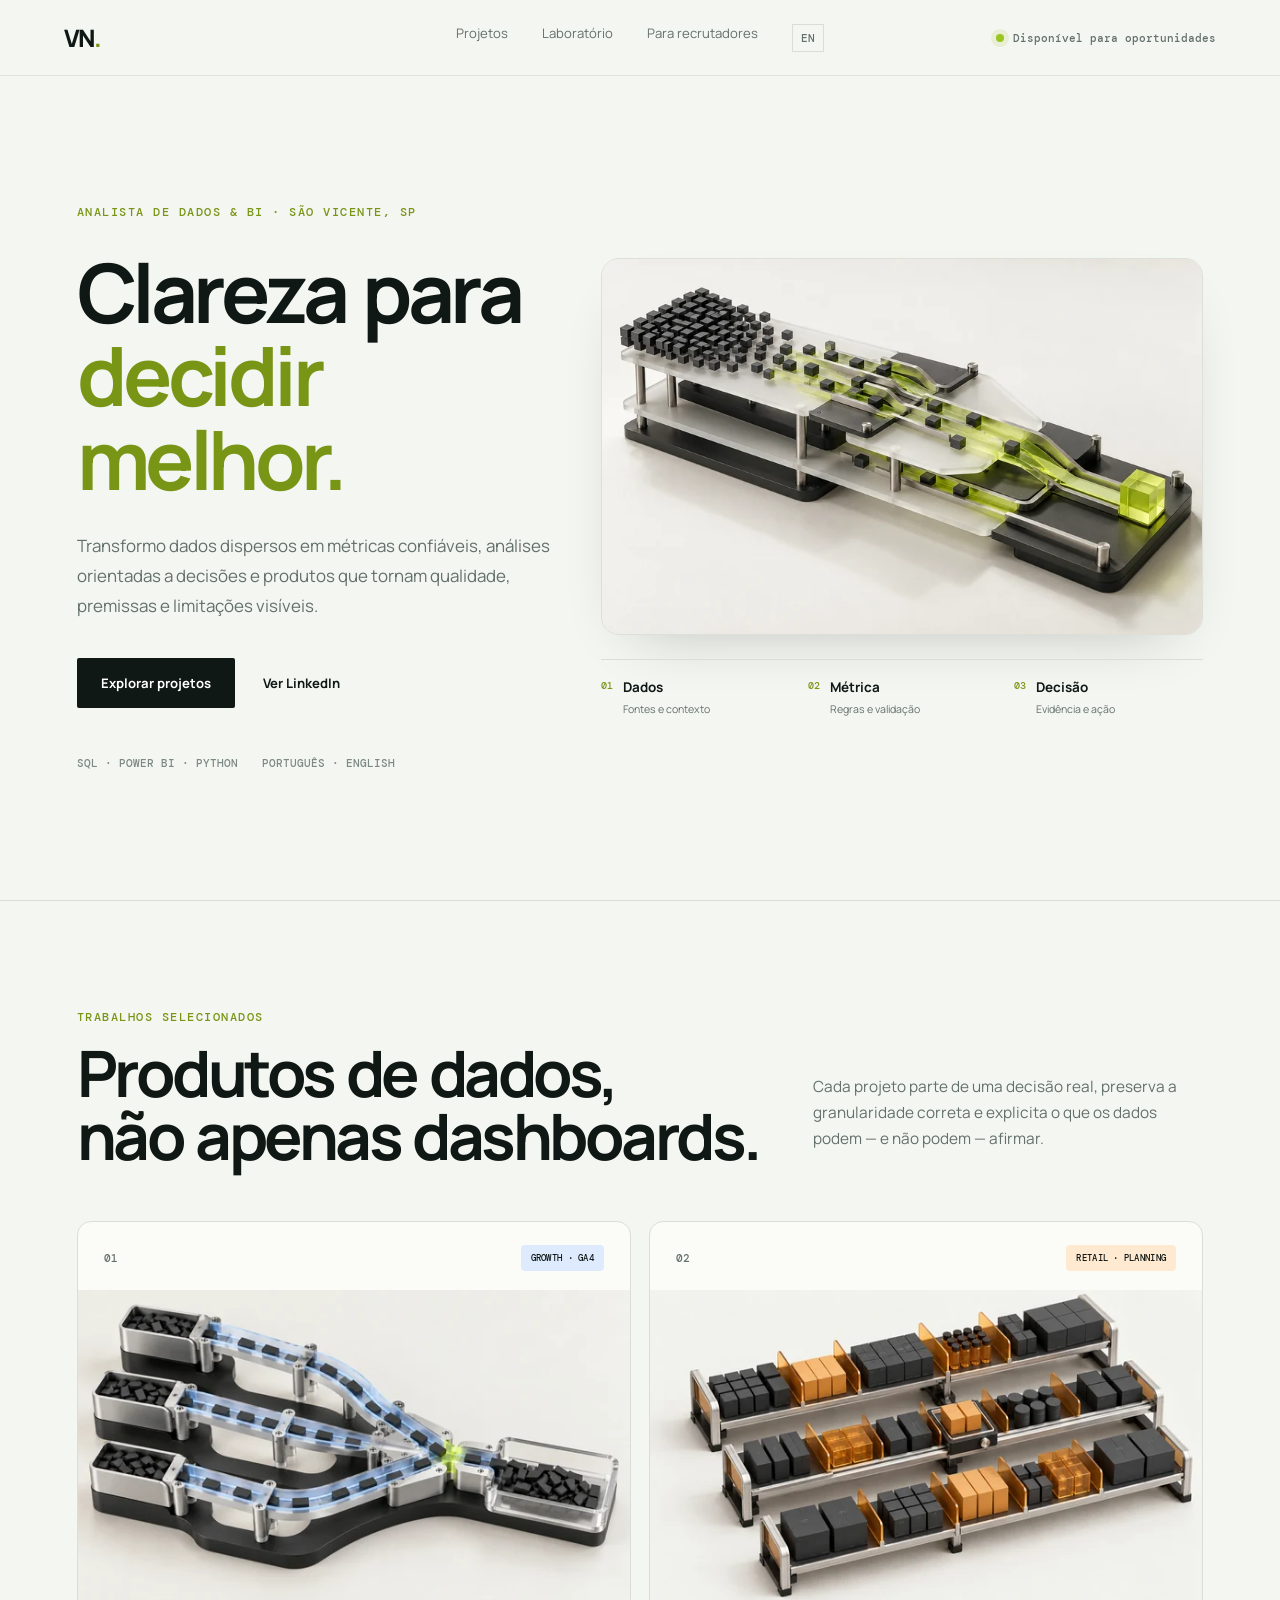
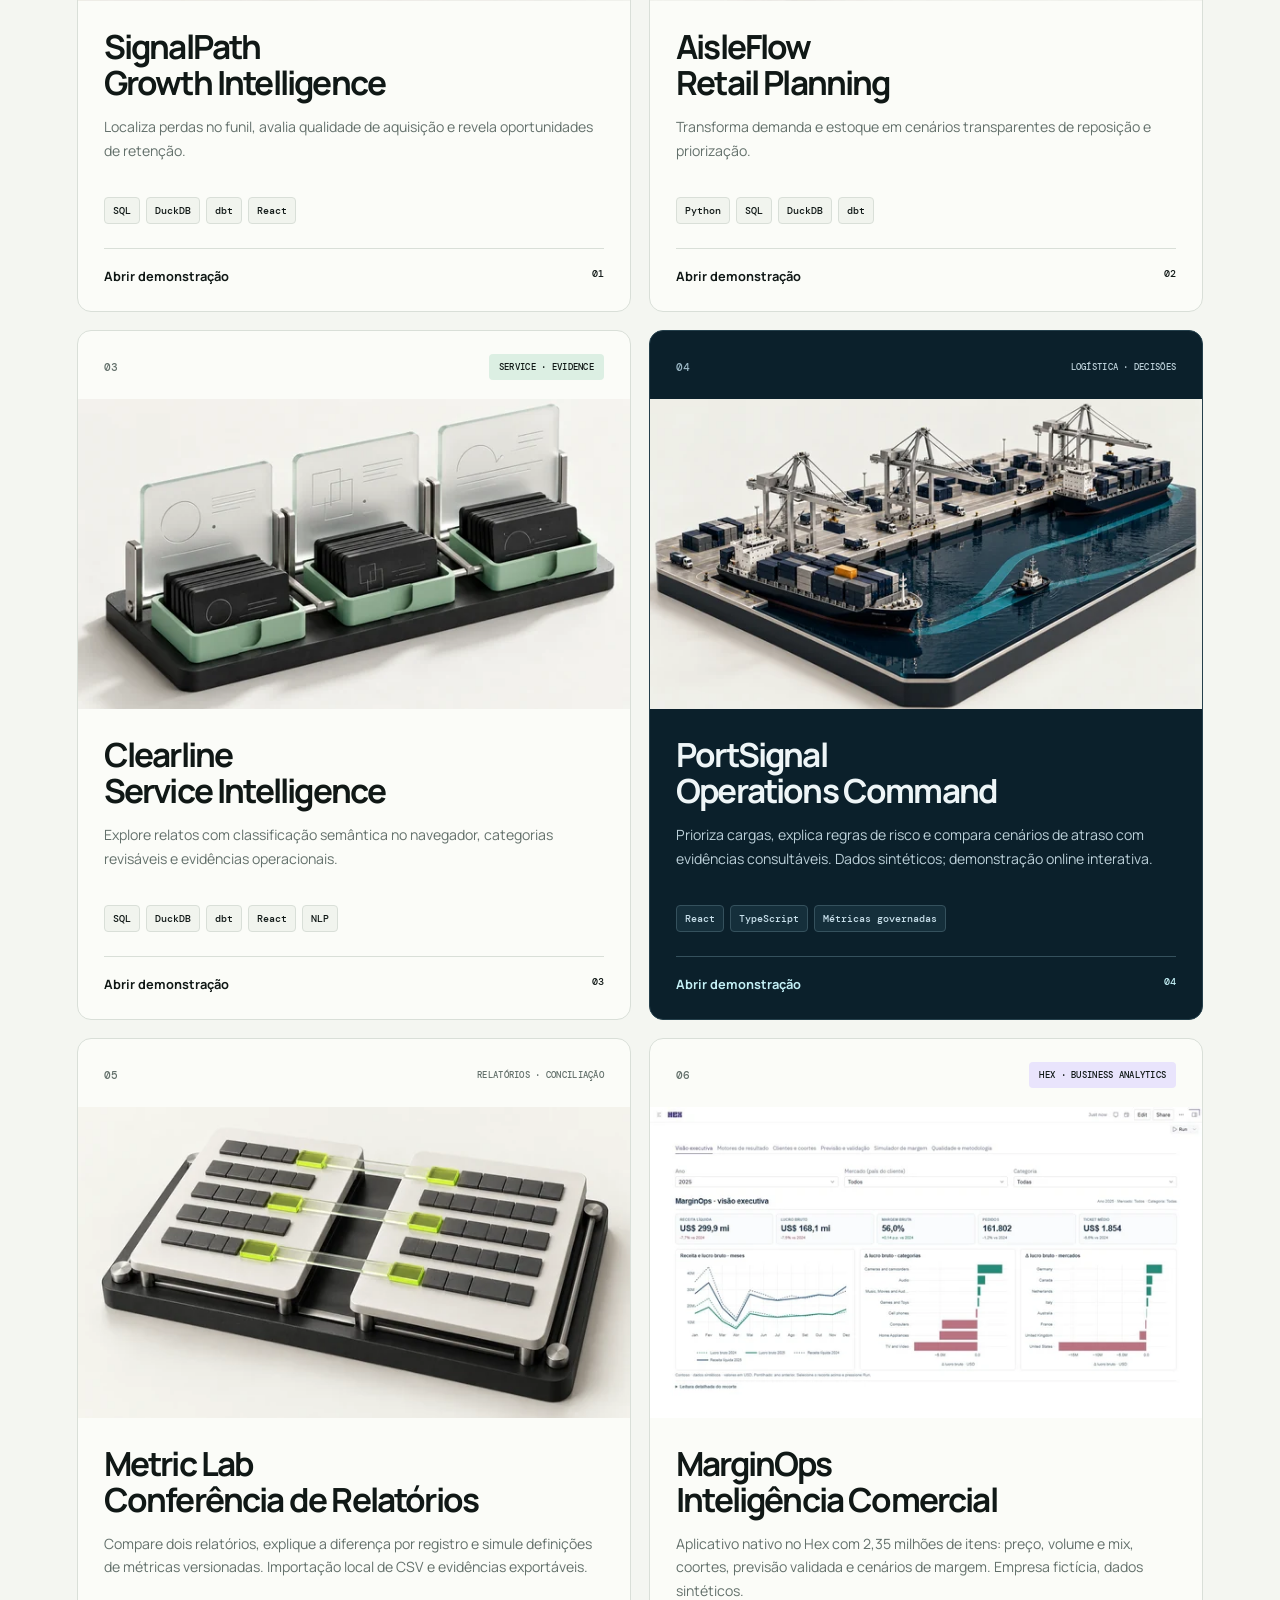
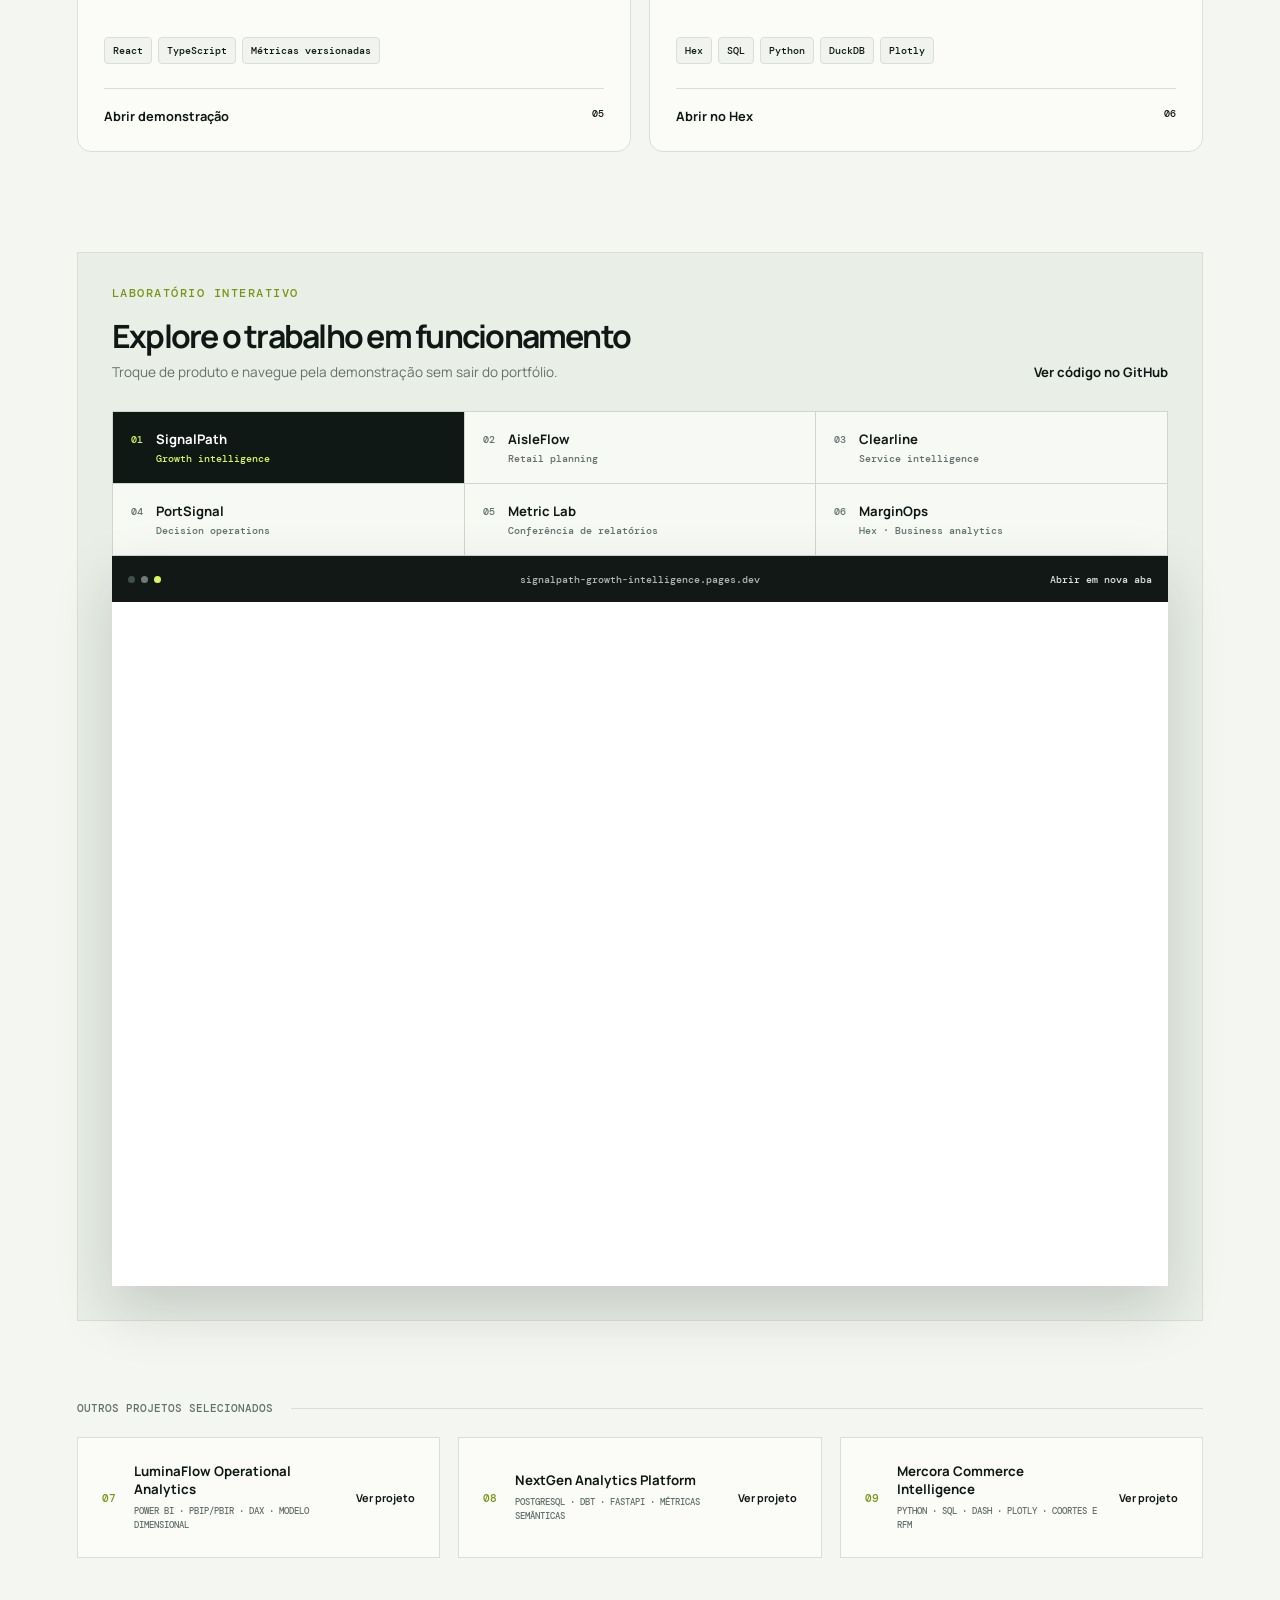
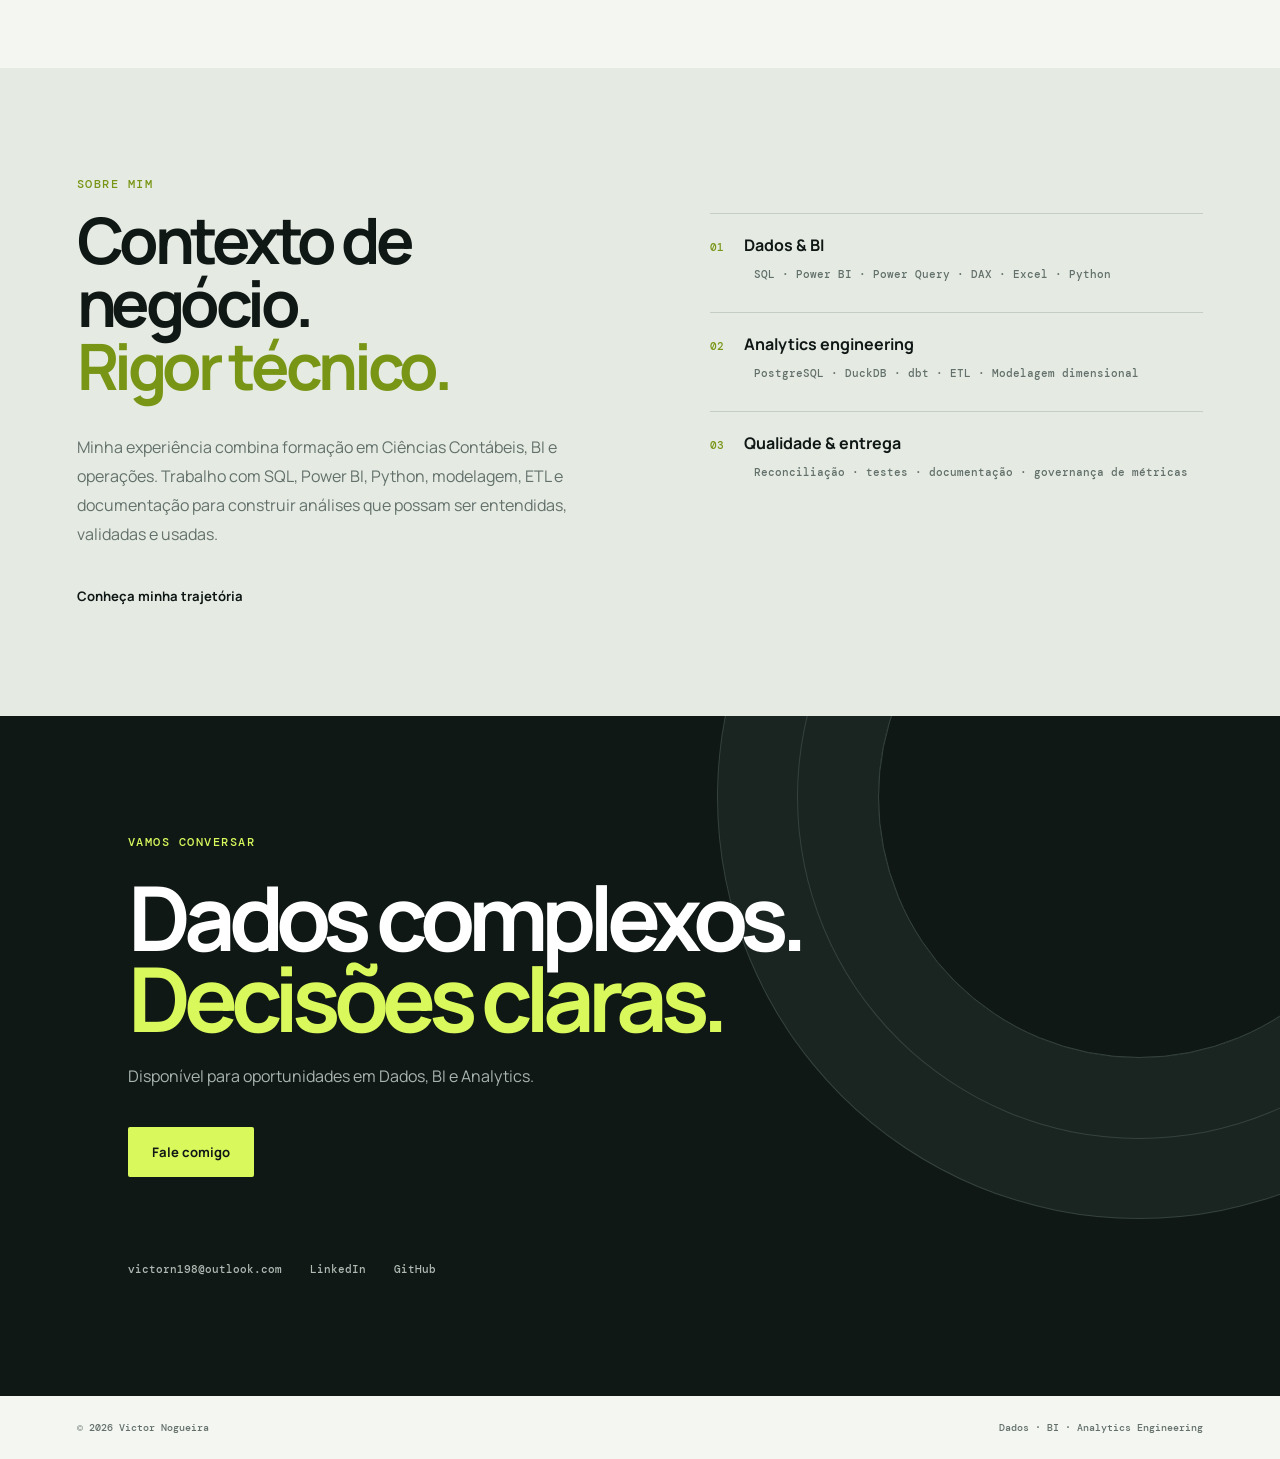
<file: index.html>
<!doctype html>
<html lang="pt-BR">
<head>
  <meta charset="utf-8"><meta name="viewport" content="width=device-width, initial-scale=1">
  <title>Victor Nogueira — Dados, BI e Analytics Engineering</title>
  <meta name="description" content="Portfólio de Victor Nogueira: dados, BI, qualidade de dados e analytics engineering."><meta name="theme-color" content="#101816">
  <link rel="canonical" href="https://victorn198.github.io/victorn198/">
  <meta property="og:type" content="website"><meta property="og:locale" content="pt_BR"><meta property="og:site_name" content="Victor Nogueira — Portfólio"><meta property="og:title" content="Victor Nogueira — Dados, BI e Analytics Engineering"><meta property="og:description" content="Projetos de dados orientados a decisões, com SQL, Power BI, Python, qualidade e engenharia analítica."><meta property="og:url" content="https://victorn198.github.io/victorn198/"><meta property="og:image" content="https://victorn198.github.io/victorn198/og.png"><meta property="og:image:secure_url" content="https://victorn198.github.io/victorn198/og.png"><meta property="og:image:type" content="image/png"><meta property="og:image:width" content="1740"><meta property="og:image:height" content="907"><meta property="og:image:alt" content="Victor Nogueira — Data, BI e Analytics Engineering">
  <meta name="twitter:card" content="summary_large_image"><meta name="twitter:title" content="Victor Nogueira — Dados, BI e Analytics Engineering"><meta name="twitter:description" content="Projetos de dados orientados a decisões, com SQL, Power BI, Python, qualidade e engenharia analítica."><meta name="twitter:image" content="https://victorn198.github.io/victorn198/og.png">
  <link rel="icon" type="image/svg+xml" href="data:image/svg+xml,%3Csvg xmlns='http://www.w3.org/2000/svg' viewBox='0 0 64 64'%3E%3Crect width='64' height='64' rx='14' fill='%23101816'/%3E%3Cpath d='M14 18l11 28h7l-11-28zm29 0L32 46h7l11-28z' fill='%23d9f85c'/%3E%3C/svg%3E"><link rel="stylesheet" href="styles.css?v=20261031-innovations">
<link rel="stylesheet" href="visual-refresh.css?v=20261102-marginops"></head>
<body>
  <header class="topbar"><a class="brand" href="#top" aria-label="Início"><span>VN</span><i>.</i></a><nav aria-label="Navegação principal"><a href="#projetos">Projetos</a><a href="#laboratorio">Laboratório</a><a href="recrutador/">Para recrutadores</a><a class="lang-link" href="en/" lang="en">EN</a></nav><a class="availability" href="#contato"><span></span>Disponível para oportunidades</a></header>
  <main id="top">
    <section class="hero">
      <div class="hero-copy"><div class="eyebrow">ANALISTA DE DADOS & BI · SÃO VICENTE, SP</div><h1>Clareza para<br><em>decidir melhor.</em></h1><p class="intro">Transformo dados dispersos em métricas confiáveis, análises orientadas a decisões e produtos que tornam qualidade, premissas e limitações visíveis.</p><div class="hero-actions"><a class="button primary" href="#projetos">Explorar projetos</a><a class="text-link" href="https://www.linkedin.com/in/victor-nogueira-52260b370/">Ver LinkedIn</a></div><div class="hero-meta"><span>SQL · POWER BI · PYTHON</span><span>PORTUGUÊS · ENGLISH</span></div></div>
      <figure class="hero-art"><img src="assets/editorial-v1/hero-1600.webp" srcset="assets/editorial-v1/hero-800.webp 800w, assets/editorial-v1/hero-1600.webp 1600w" sizes="(max-width: 900px) 88vw, 52vw" width="1600" height="1001" alt="Instrumento conceitual que transforma dados dispersos em uma trilha organizada de decisão" fetchpriority="high" decoding="async"><figcaption class="hero-art-caption"><div><span>01</span><strong>Dados</strong><small>Fontes e contexto</small></div><div><span>02</span><strong>Métrica</strong><small>Regras e validação</small></div><div><span>03</span><strong>Decisão</strong><small>Evidência e ação</small></div></figcaption></figure>
    </section>
    <section id="projetos" class="section project-section">
      <div class="section-head reveal"><div><div class="eyebrow">TRABALHOS SELECIONADOS</div><h2>Produtos de dados,<br>não apenas dashboards.</h2></div><p>Cada projeto parte de uma decisão real, preserva a granularidade correta e explicita o que os dados podem — e não podem — afirmar.</p></div>
      <div class="projects featured six-projects">
        <article class="project-card signal-card reveal"><div class="card-top"><span>01</span><span>GROWTH · GA4</span></div><div class="project-visual project-cover"><img src="assets/editorial-v1/signalpath-1200.webp" srcset="assets/editorial-v1/signalpath-600.webp 600w, assets/editorial-v1/signalpath-1200.webp 1200w" sizes="(max-width: 650px) 88vw, 44vw" width="1200" height="675" alt="Canais de aquisição convergindo em uma trilha de dados organizada" loading="lazy" decoding="async"></div><h3>SignalPath<br>Growth Intelligence</h3><p>Localiza perdas no funil, avalia qualidade de aquisição e revela oportunidades de retenção.</p><div class="stack"><span>SQL</span><span>DuckDB</span><span>dbt</span><span>React</span></div><a href="https://signalpath-growth-intelligence.pages.dev/" class="card-link">Abrir demonstração <span>01</span></a></article>
        <article class="project-card aisle-card reveal"><div class="card-top"><span>02</span><span>RETAIL · PLANNING</span></div><div class="project-visual project-cover"><img src="assets/editorial-v1/aisleflow-1200.webp" srcset="assets/editorial-v1/aisleflow-600.webp 600w, assets/editorial-v1/aisleflow-1200.webp 1200w" sizes="(max-width: 650px) 88vw, 44vw" width="1200" height="675" alt="Miniatura de estoque com unidades e divisórias para reposição" loading="lazy" decoding="async"></div><h3>AisleFlow<br>Retail Planning</h3><p>Transforma demanda e estoque em cenários transparentes de reposição e priorização.</p><div class="stack"><span>Python</span><span>SQL</span><span>DuckDB</span><span>dbt</span></div><a href="https://aisleflow-retail-planning.pages.dev/" class="card-link">Abrir demonstração <span>02</span></a></article>
        <article class="project-card clear-card reveal"><div class="card-top"><span>03</span><span>SERVICE · EVIDENCE</span></div><div class="project-visual project-cover"><img src="assets/editorial-v1/clearline-1200.webp" srcset="assets/editorial-v1/clearline-600.webp 600w, assets/editorial-v1/clearline-1200.webp 1200w" sizes="(max-width: 650px) 88vw, 44vw" width="1200" height="675" alt="Relatos organizados em grupos de evidências" loading="lazy" decoding="async"></div><h3>Clearline<br>Service Intelligence</h3><p>Explore relatos com classificação semântica no navegador, categorias revisáveis e evidências operacionais.</p><div class="stack"><span>SQL</span><span>DuckDB</span><span>dbt</span><span>React</span><span>NLP</span></div><a href="https://clearline-semantic-lab.amateei1957.chatgpt.site/?view=semantic&amp;lang=pt" class="card-link">Abrir demonstração <span>03</span></a></article>
<article class="project-card portsignal-card reveal"><div class="card-top"><span>04</span><span>LOGÍSTICA · DECISÕES</span></div><div class="project-visual project-cover"><img src="assets/editorial-v1/portsignal-1200.webp" srcset="assets/editorial-v1/portsignal-600.webp 600w, assets/editorial-v1/portsignal-1200.webp 1200w" sizes="(max-width: 650px) 88vw, 44vw" width="1200" height="675" alt="Miniatura de porto com contêineres, embarcações e rotas" loading="lazy" decoding="async"></div><h3>PortSignal<br>Operations Command</h3><p>Prioriza cargas, explica regras de risco e compara cenários de atraso com evidências consultáveis. Dados sintéticos; demonstração online interativa.</p><div class="stack"><span>React</span><span>TypeScript</span><span>Métricas governadas</span></div><a href="https://portsignal-decision-operations.amateei1957.chatgpt.site/" class="card-link">Abrir demonstração <span>04</span></a></article><article class="project-card metriclab-card reveal"><div class="card-top"><span>05</span><span>RELATÓRIOS · CONCILIAÇÃO</span></div><div class="project-visual project-cover"><img src="assets/editorial-v1/metriclab-1200.webp" srcset="assets/editorial-v1/metriclab-600.webp 600w, assets/editorial-v1/metriclab-1200.webp 1200w" sizes="(max-width: 650px) 88vw, 44vw" width="1200" height="675" alt="Dois conjuntos de registros conectados para conciliação" loading="lazy" decoding="async"></div><h3>Metric Lab<br>Conferência de Relatórios</h3><p>Compare dois relatórios, explique a diferença por registro e simule definições de métricas versionadas. Importação local de CSV e evidências exportáveis.</p><div class="stack"><span>React</span><span>TypeScript</span><span>Métricas versionadas</span></div><a href="https://metric-lab-conferencia-relatorios.amateei1957.chatgpt.site/" class="card-link">Abrir demonstração <span>05</span></a></article><article class="project-card marginops-card reveal"><div class="card-top"><span>06</span><span>HEX · BUSINESS ANALYTICS</span></div><div class="project-visual project-cover"><img src="assets/marginops/hex-app-1200.webp?v=20261103-compact" srcset="assets/marginops/hex-app-600.webp?v=20261103-compact 600w, assets/marginops/hex-app-1200.webp?v=20261103-compact 1200w" sizes="(max-width: 650px) 88vw, 44vw" width="1200" height="675" alt="Aplicativo MarginOps real em funcionamento no Hex" loading="lazy" decoding="async"></div><h3>MarginOps<br>Inteligência Comercial</h3><p>Aplicativo nativo no Hex com 2,35 milhões de itens: preço, volume e mix, coortes, previsão validada e cenários de margem. Empresa fictícia, dados sintéticos.</p><div class="stack"><span>Hex</span><span>SQL</span><span>Python</span><span>DuckDB</span><span>Plotly</span></div><a href="https://app.hex.tech/019fb7c2-0139-75db-a781-a6d19adf4a2e/app/034qivrUc5i5OGHBvR7b6o/latest" class="card-link">Abrir no Hex <span>06</span></a></article>
      </div>
      <div id="laboratorio" class="demo-wrap reveal"><div class="demo-head"><div><div class="eyebrow">LABORATÓRIO INTERATIVO</div><h3>Explore o trabalho em funcionamento</h3><p>Troque de produto e navegue pela demonstração sem sair do portfólio.</p></div><a class="text-link" href="https://github.com/victorn198">Ver código no GitHub</a></div><div class="demo-tabs" role="tablist" aria-label="Escolha uma demonstração"><button id="demo-tab-signalpath" data-product="signalpath" aria-controls="demo-panel" tabindex="0" class="active" role="tab" aria-selected="true" data-dashboard="https://signalpath-growth-intelligence.pages.dev/" data-title="Demonstração do SignalPath Growth Intelligence"><span>01</span><strong>SignalPath</strong><small>Growth intelligence</small></button><button id="demo-tab-aisleflow" data-product="aisleflow" aria-controls="demo-panel" tabindex="-1" role="tab" aria-selected="false" data-dashboard="https://aisleflow-retail-planning.pages.dev/" data-title="Demonstração do AisleFlow Retail Planning"><span>02</span><strong>AisleFlow</strong><small>Retail planning</small></button><button id="demo-tab-clearline" data-product="clearline" aria-controls="demo-panel" tabindex="-1" role="tab" aria-selected="false" data-dashboard="https://clearline-semantic-lab.amateei1957.chatgpt.site/?view=semantic&amp;lang=pt" data-title="Demonstração do Clearline Service Intelligence"><span>03</span><strong>Clearline</strong><small>Service intelligence</small></button><button id="demo-tab-portsignal" data-product="portsignal" aria-controls="demo-panel" tabindex="-1" role="tab" aria-selected="false" data-dashboard="https://portsignal-decision-operations.amateei1957.chatgpt.site/" data-title="Demonstração interativa de logística PortSignal"><span>04</span><strong>PortSignal</strong><small>Decision operations</small></button><button id="demo-tab-metriclab" data-product="metriclab" aria-controls="demo-panel" tabindex="-1" role="tab" aria-selected="false" data-dashboard="https://metric-lab-conferencia-relatorios.amateei1957.chatgpt.site/" data-title="Demonstração de conferência de relatórios Metric Lab"><span>05</span><strong>Metric Lab</strong><small>Conferência de relatórios</small></button><button id="demo-tab-marginops" data-product="marginops" aria-controls="demo-panel" tabindex="-1" role="tab" aria-selected="false" data-dashboard="https://app.hex.tech/019fb7c2-0139-75db-a781-a6d19adf4a2e/app/034qivrUc5i5OGHBvR7b6o/latest?embedded=true" data-open="https://app.hex.tech/019fb7c2-0139-75db-a781-a6d19adf4a2e/app/034qivrUc5i5OGHBvR7b6o/latest" data-title="Análise empresarial MarginOps no Hex"><span>06</span><strong>MarginOps</strong><small>Hex · Business analytics</small></button></div><div class="demo-browser" id="demo-panel" role="tabpanel" aria-labelledby="demo-tab-signalpath"><div class="browser-chrome"><div class="browser-dots"><i></i><i></i><i></i></div><span id="browser-label">signalpath-growth-intelligence.pages.dev</span><a id="open-dashboard" href="https://signalpath-growth-intelligence.pages.dev/" target="_blank" rel="noreferrer">Abrir em nova aba</a></div><div class="frame-loader" aria-hidden="true"><span></span></div><iframe id="dashboard-frame" referrerpolicy="strict-origin-when-cross-origin" title="Demonstração do SignalPath Growth Intelligence" src="https://signalpath-growth-intelligence.pages.dev/" loading="lazy"></iframe></div></div>
      <div class="older-head"><span>OUTROS PROJETOS SELECIONADOS</span><span></span></div><div class="projects secondary"><a class="mini-card reveal" href="https://github.com/victorn198/luminaflow-operational-analytics"><span>07</span><span><strong>LuminaFlow Operational Analytics</strong><small>POWER BI · PBIP/PBIR · DAX · MODELO DIMENSIONAL</small></span><b>Ver projeto</b></a><a class="mini-card reveal" href="https://github.com/victorn198/nextgen-analytics-platform"><span>08</span><span><strong>NextGen Analytics Platform</strong><small>POSTGRESQL · DBT · FASTAPI · MÉTRICAS SEMÂNTICAS</small></span><b>Ver projeto</b></a><a class="mini-card reveal" href="https://github.com/victorn198/mercora-commerce-intelligence"><span>09</span><span><strong>Mercora Commerce Intelligence</strong><small>PYTHON · SQL · DASH · PLOTLY · COORTES E RFM</small></span><b>Ver projeto</b></a></div>
    </section>
    <section id="sobre" class="about section"><div class="about-copy reveal"><div class="eyebrow">SOBRE MIM</div><h2>Contexto de negócio.<br><em>Rigor técnico.</em></h2><p>Minha experiência combina formação em Ciências Contábeis, BI e operações. Trabalho com SQL, Power BI, Python, modelagem, ETL e documentação para construir análises que possam ser entendidas, validadas e usadas.</p><a class="text-link" href="https://github.com/victorn198/victorn198/blob/main/README.md">Conheça minha trajetória</a></div><div class="skills reveal"><div><span>01</span><strong>Dados & BI</strong><p>SQL · Power BI · Power Query · DAX · Excel · Python</p></div><div><span>02</span><strong>Analytics engineering</strong><p>PostgreSQL · DuckDB · dbt · ETL · Modelagem dimensional</p></div><div><span>03</span><strong>Qualidade & entrega</strong><p>Reconciliação · testes · documentação · governança de métricas</p></div></div></section>
    <section id="contato" class="contact"><div class="contact-inner reveal"><div class="eyebrow">VAMOS CONVERSAR</div><h2>Dados complexos.<br><em>Decisões claras.</em></h2><p>Disponível para oportunidades em Dados, BI e Analytics.</p><a class="button light" href="mailto:victorn198@outlook.com?subject=Vamos conversar sobre dados">Fale comigo</a><div class="contact-links"><a href="mailto:victorn198@outlook.com">victorn198@outlook.com</a><a href="https://www.linkedin.com/in/victor-nogueira-52260b370/">LinkedIn</a><a href="https://github.com/victorn198">GitHub</a></div></div></section>
  </main>
  <footer><span>© 2026 Victor Nogueira</span><span>Dados · BI · Analytics Engineering</span></footer>
  <script src="portfolio.js?v=20261102-marginops" defer></script>
</body></html>
</file>
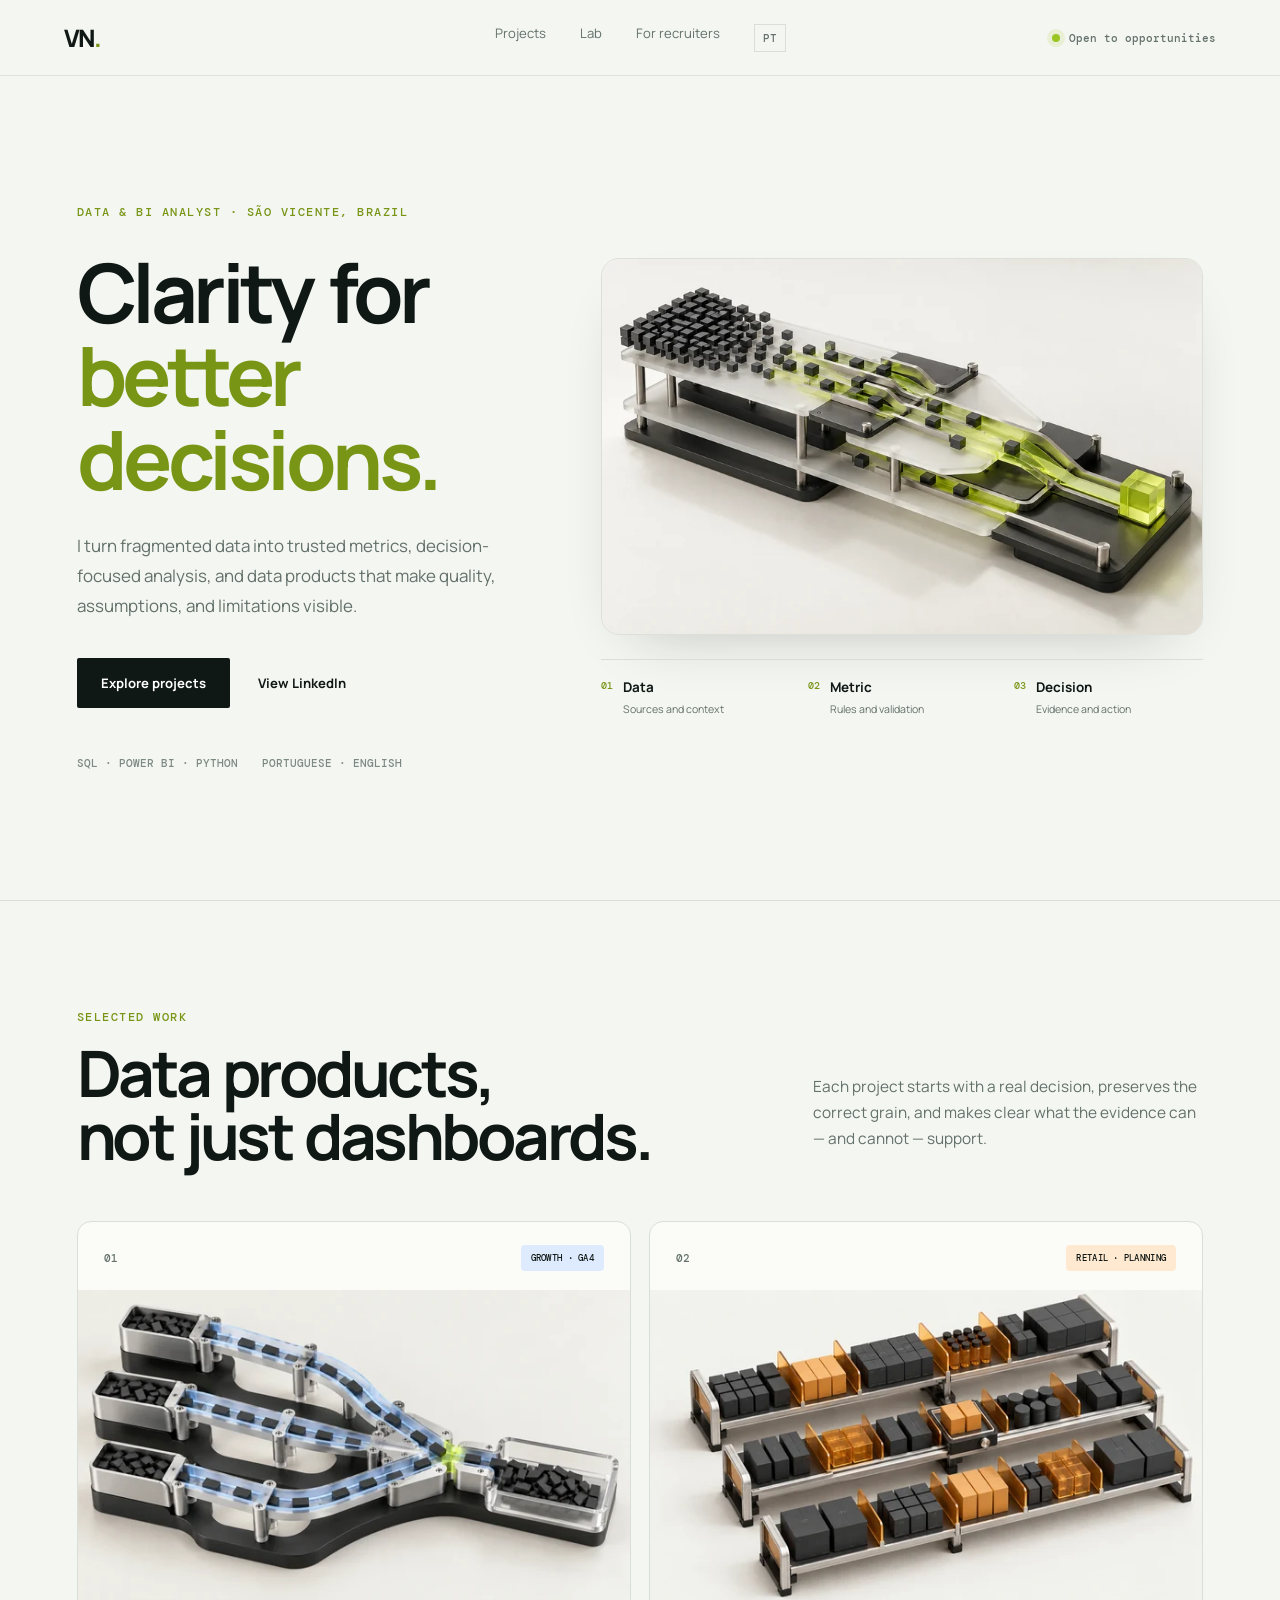
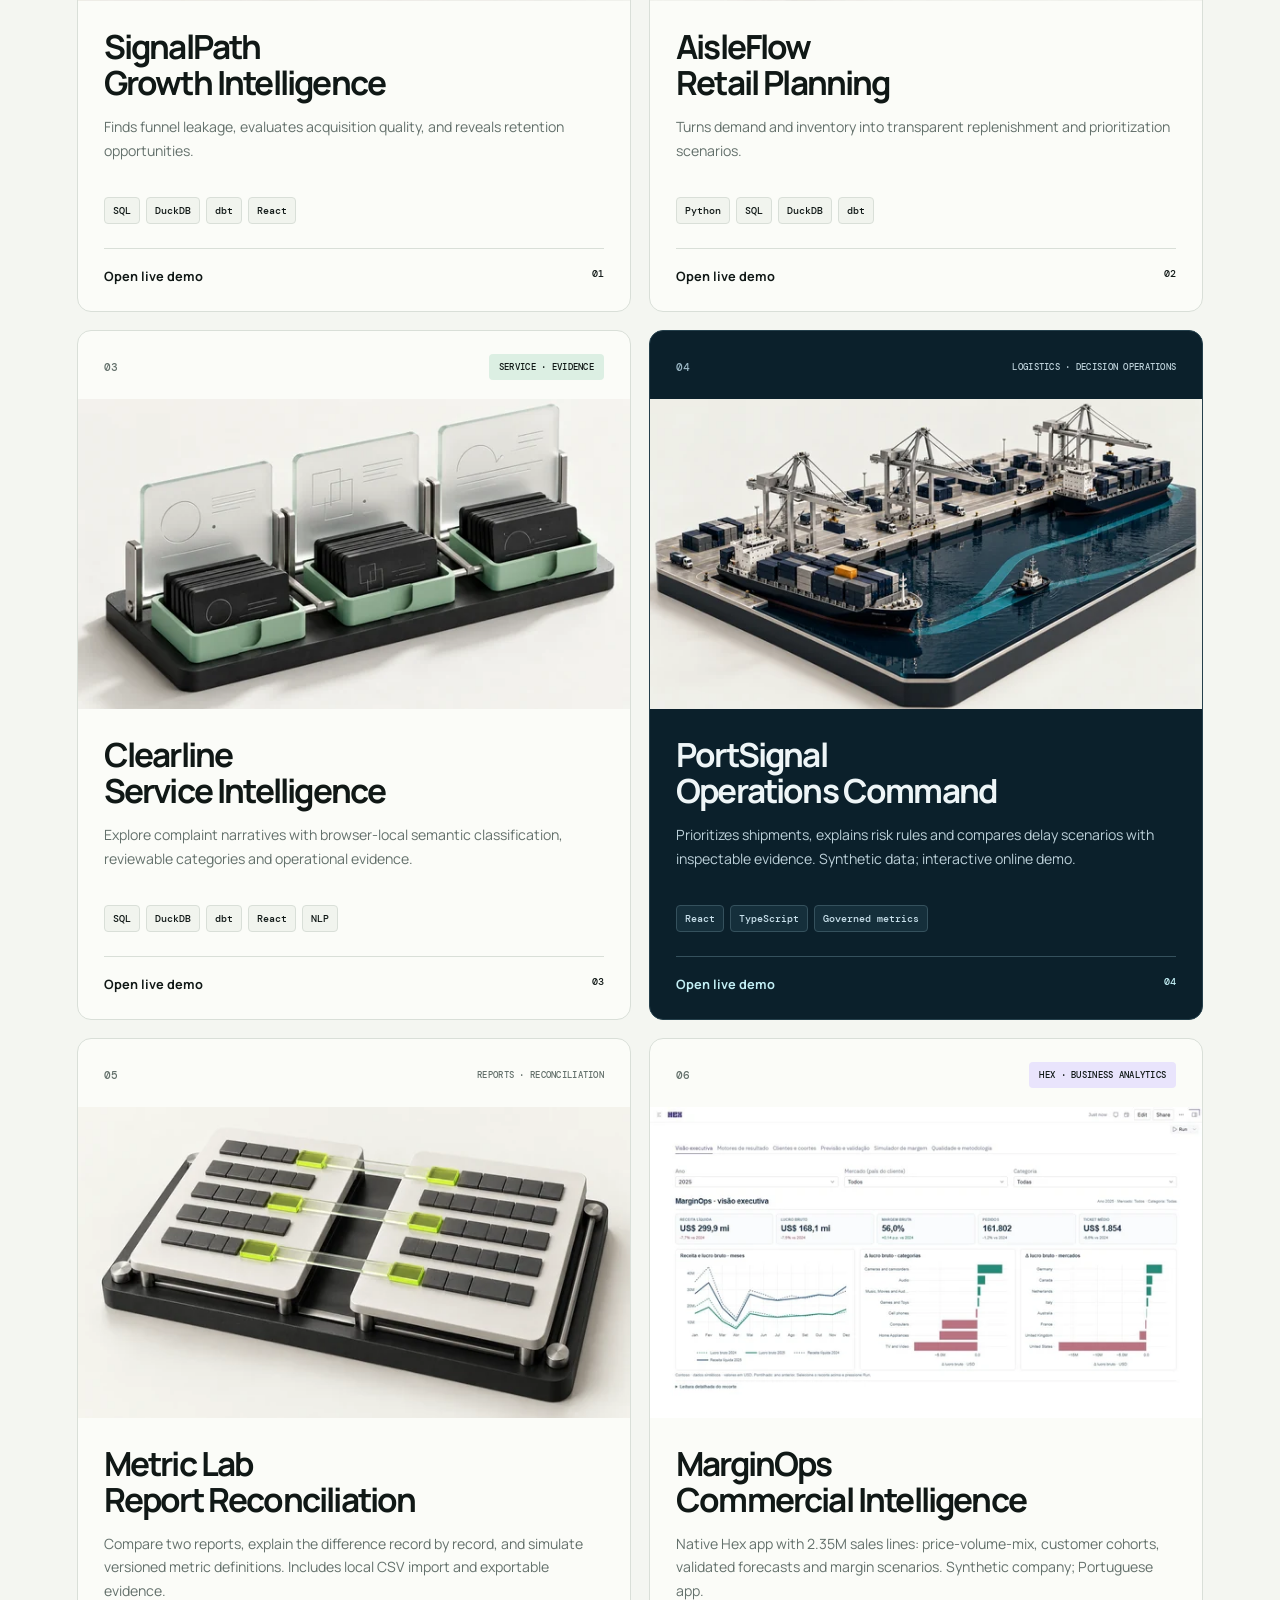
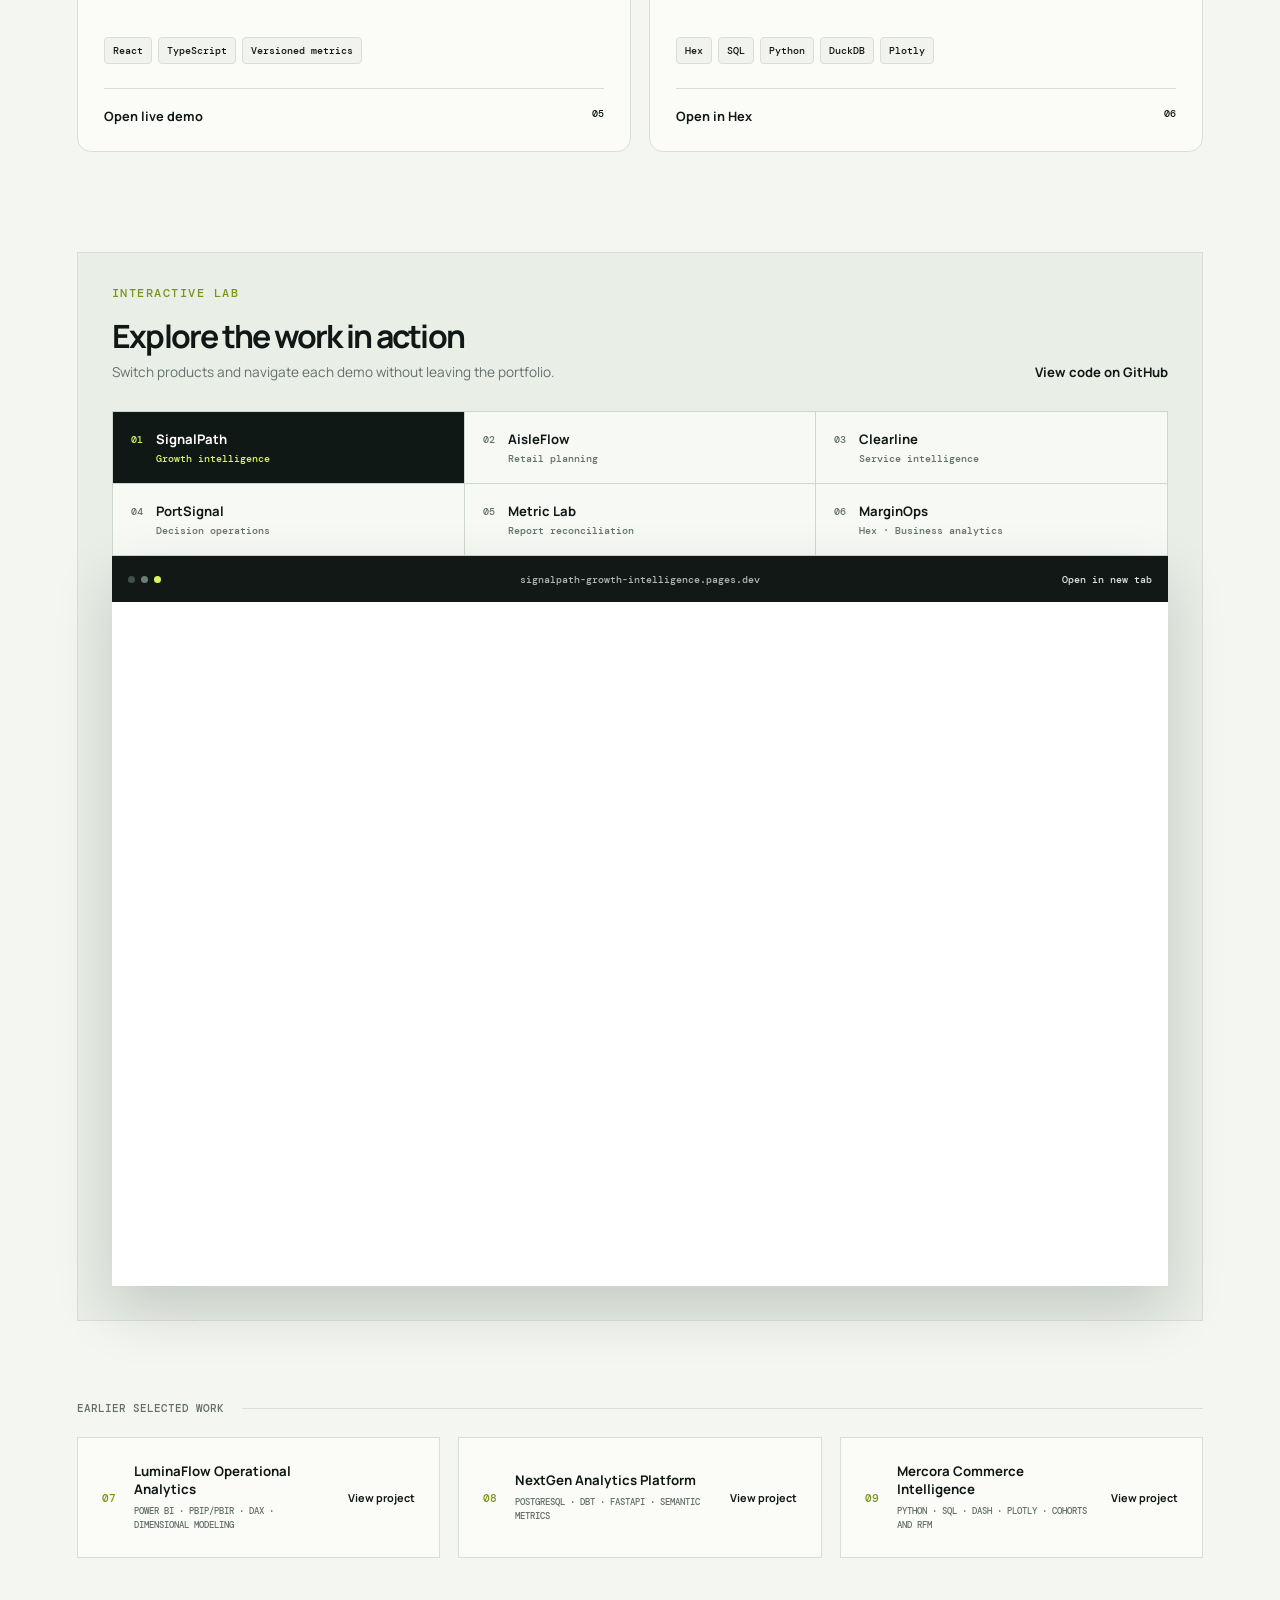
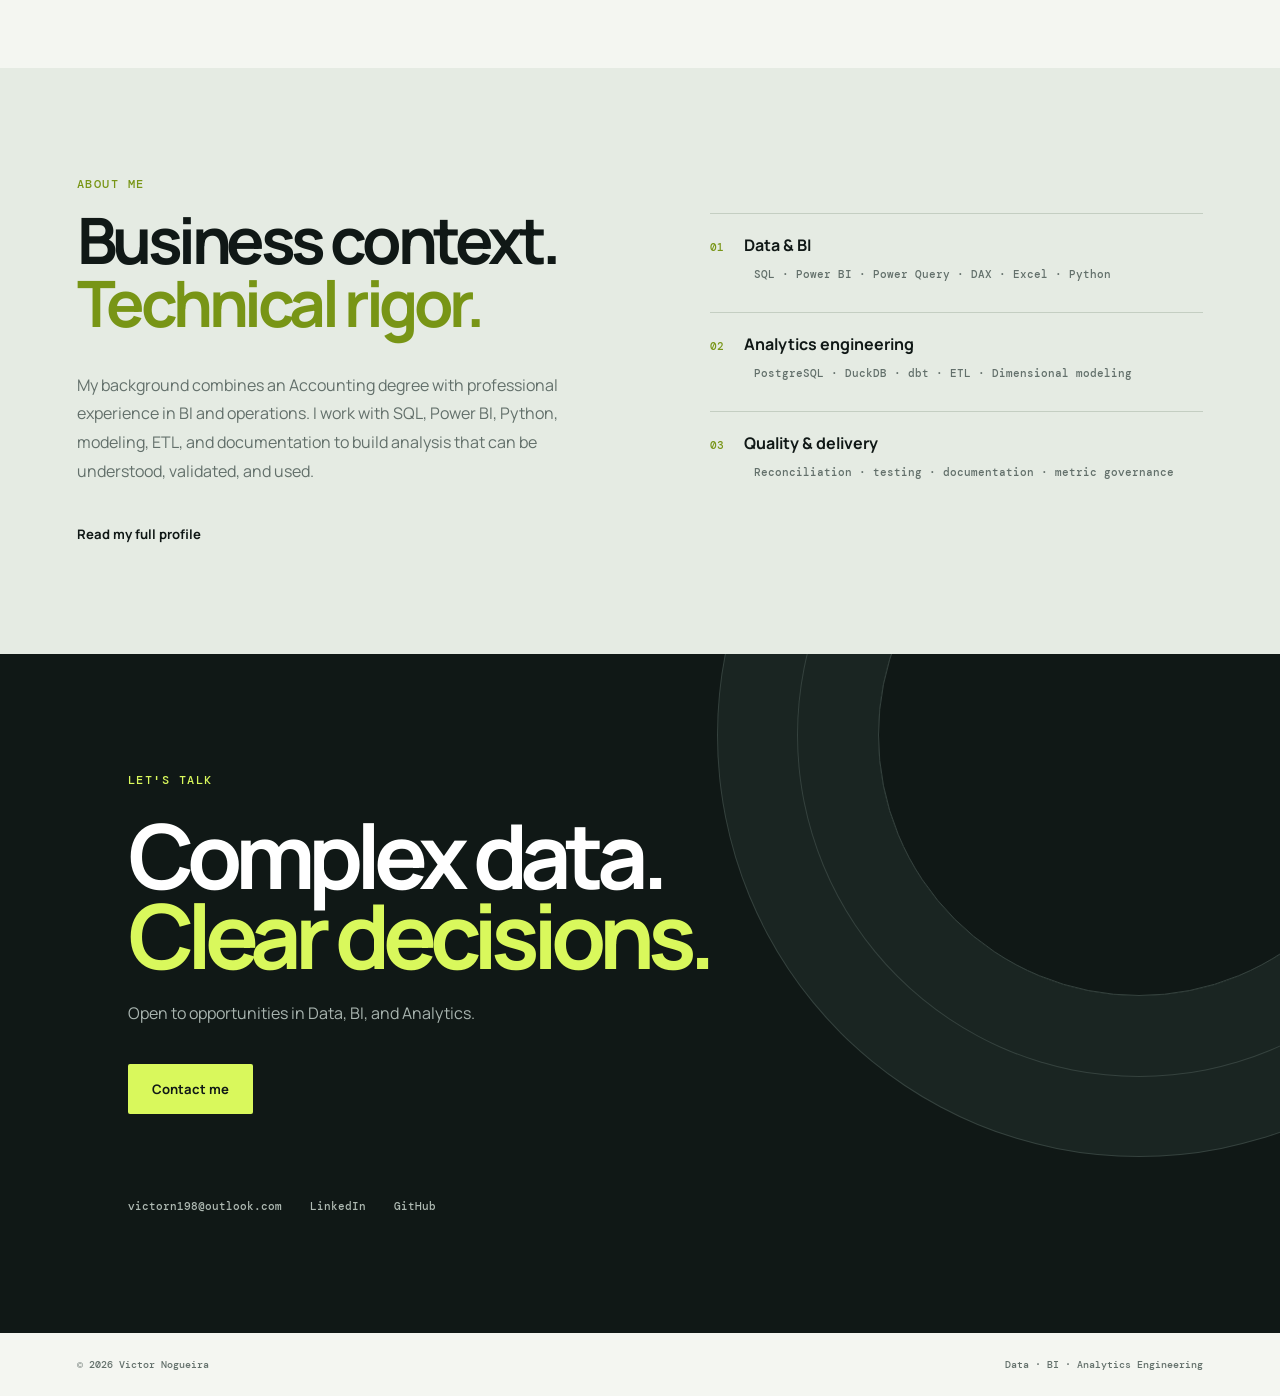
<file: en/index.html>
<!doctype html><html lang="en"><head><meta charset="utf-8"><meta name="viewport" content="width=device-width,initial-scale=1"><title>Victor Nogueira — Data, BI & Analytics Engineering</title><meta name="description" content="Victor Nogueira's portfolio: data, BI, data quality and analytics engineering."><link rel="canonical" href="https://victorn198.github.io/victorn198/en/"><meta property="og:type" content="website"><meta property="og:locale" content="en_US"><meta property="og:site_name" content="Victor Nogueira — Portfolio"><meta property="og:title" content="Victor Nogueira — Data, BI & Analytics Engineering"><meta property="og:description" content="Decision-focused data projects using SQL, Power BI, Python, data quality, and analytics engineering."><meta property="og:url" content="https://victorn198.github.io/victorn198/en/"><meta property="og:image" content="https://victorn198.github.io/victorn198/og.png"><meta property="og:image:secure_url" content="https://victorn198.github.io/victorn198/og.png"><meta property="og:image:type" content="image/png"><meta property="og:image:width" content="1740"><meta property="og:image:height" content="907"><meta property="og:image:alt" content="Victor Nogueira — Data, BI and Analytics Engineering"><meta name="twitter:card" content="summary_large_image"><meta name="twitter:title" content="Victor Nogueira — Data, BI & Analytics Engineering"><meta name="twitter:description" content="Decision-focused data projects using SQL, Power BI, Python, data quality, and analytics engineering."><meta name="twitter:image" content="https://victorn198.github.io/victorn198/og.png"><link rel="stylesheet" href="../styles.css?v=20261031-innovations"><link rel="stylesheet" href="../visual-refresh.css?v=20261102-marginops"></head><body>
<header class="topbar"><a class="brand" href="#top"><span>VN</span><i>.</i></a><nav><a href="#projects">Projects</a><a href="#lab">Lab</a><a href="recruiter/">For recruiters</a><a class="lang-link" href="../" lang="pt-BR">PT</a></nav><a class="availability" href="#contact"><span></span>Open to opportunities</a></header>
<main id="top"><section class="hero"><div class="hero-copy"><div class="eyebrow">DATA & BI ANALYST · SÃO VICENTE, BRAZIL</div><h1>Clarity for<br><em>better decisions.</em></h1><p class="intro">I turn fragmented data into trusted metrics, decision-focused analysis, and data products that make quality, assumptions, and limitations visible.</p><div class="hero-actions"><a class="button primary" href="#projects">Explore projects</a><a class="text-link" href="https://www.linkedin.com/in/victor-nogueira-52260b370/">View LinkedIn</a></div><div class="hero-meta"><span>SQL · POWER BI · PYTHON</span><span>PORTUGUESE · ENGLISH</span></div></div>
<figure class="hero-art"><img src="../assets/editorial-v1/hero-1600.webp" srcset="../assets/editorial-v1/hero-800.webp 800w, ../assets/editorial-v1/hero-1600.webp 1600w" sizes="(max-width: 900px) 88vw, 52vw" width="1600" height="1001" alt="Conceptual instrument turning scattered data into an ordered decision path" fetchpriority="high" decoding="async"><figcaption class="hero-art-caption"><div><span>01</span><strong>Data</strong><small>Sources and context</small></div><div><span>02</span><strong>Metric</strong><small>Rules and validation</small></div><div><span>03</span><strong>Decision</strong><small>Evidence and action</small></div></figcaption></figure></section>
<section id="projects" class="section project-section"><div class="section-head reveal"><div><div class="eyebrow">SELECTED WORK</div><h2>Data products,<br>not just dashboards.</h2></div><p>Each project starts with a real decision, preserves the correct grain, and makes clear what the evidence can — and cannot — support.</p></div><div class="projects featured six-projects">
<article class="project-card signal-card reveal"><div class="card-top"><span>01</span><span>GROWTH · GA4</span></div><div class="project-visual project-cover"><img src="../assets/editorial-v1/signalpath-1200.webp" srcset="../assets/editorial-v1/signalpath-600.webp 600w, ../assets/editorial-v1/signalpath-1200.webp 1200w" sizes="(max-width: 650px) 88vw, 44vw" width="1200" height="675" alt="Acquisition channels converging into an ordered data path" loading="lazy" decoding="async"></div><h3>SignalPath<br>Growth Intelligence</h3><p>Finds funnel leakage, evaluates acquisition quality, and reveals retention opportunities.</p><div class="stack"><span>SQL</span><span>DuckDB</span><span>dbt</span><span>React</span></div><a href="https://signalpath-growth-intelligence.pages.dev/" class="card-link">Open live demo <span>01</span></a></article>
<article class="project-card aisle-card reveal"><div class="card-top"><span>02</span><span>RETAIL · PLANNING</span></div><div class="project-visual project-cover"><img src="../assets/editorial-v1/aisleflow-1200.webp" srcset="../assets/editorial-v1/aisleflow-600.webp 600w, ../assets/editorial-v1/aisleflow-1200.webp 1200w" sizes="(max-width: 650px) 88vw, 44vw" width="1200" height="675" alt="Inventory miniature with units and replenishment dividers" loading="lazy" decoding="async"></div><h3>AisleFlow<br>Retail Planning</h3><p>Turns demand and inventory into transparent replenishment and prioritization scenarios.</p><div class="stack"><span>Python</span><span>SQL</span><span>DuckDB</span><span>dbt</span></div><a href="https://aisleflow-retail-planning.pages.dev/" class="card-link">Open live demo <span>02</span></a></article>
<article class="project-card clear-card reveal"><div class="card-top"><span>03</span><span>SERVICE · EVIDENCE</span></div><div class="project-visual project-cover"><img src="../assets/editorial-v1/clearline-1200.webp" srcset="../assets/editorial-v1/clearline-600.webp 600w, ../assets/editorial-v1/clearline-1200.webp 1200w" sizes="(max-width: 650px) 88vw, 44vw" width="1200" height="675" alt="Service narratives organized into evidence groups" loading="lazy" decoding="async"></div><h3>Clearline<br>Service Intelligence</h3><p>Explore complaint narratives with browser-local semantic classification, reviewable categories and operational evidence.</p><div class="stack"><span>SQL</span><span>DuckDB</span><span>dbt</span><span>React</span><span>NLP</span></div><a href="https://clearline-semantic-lab.amateei1957.chatgpt.site/?view=semantic&amp;lang=en" class="card-link">Open live demo <span>03</span></a></article>
<article class="project-card portsignal-card reveal"><div class="card-top"><span>04</span><span>LOGISTICS · DECISION OPERATIONS</span></div><div class="project-visual project-cover"><img src="../assets/editorial-v1/portsignal-1200.webp" srcset="../assets/editorial-v1/portsignal-600.webp 600w, ../assets/editorial-v1/portsignal-1200.webp 1200w" sizes="(max-width: 650px) 88vw, 44vw" width="1200" height="675" alt="Port miniature with containers, vessels and routes" loading="lazy" decoding="async"></div><h3>PortSignal<br>Operations Command</h3><p>Prioritizes shipments, explains risk rules and compares delay scenarios with inspectable evidence. Synthetic data; interactive online demo.</p><div class="stack"><span>React</span><span>TypeScript</span><span>Governed metrics</span></div><a href="https://portsignal-decision-operations.amateei1957.chatgpt.site/?lang=en" class="card-link">Open live demo <span>04</span></a></article><article class="project-card metriclab-card reveal"><div class="card-top"><span>05</span><span>REPORTS · RECONCILIATION</span></div><div class="project-visual project-cover"><img src="../assets/editorial-v1/metriclab-1200.webp" srcset="../assets/editorial-v1/metriclab-600.webp 600w, ../assets/editorial-v1/metriclab-1200.webp 1200w" sizes="(max-width: 650px) 88vw, 44vw" width="1200" height="675" alt="Two sets of records connected for reconciliation" loading="lazy" decoding="async"></div><h3>Metric Lab<br>Report Reconciliation</h3><p>Compare two reports, explain the difference record by record, and simulate versioned metric definitions. Includes local CSV import and exportable evidence.</p><div class="stack"><span>React</span><span>TypeScript</span><span>Versioned metrics</span></div><a href="https://metric-lab-conferencia-relatorios.amateei1957.chatgpt.site/?lang=en" class="card-link">Open live demo <span>05</span></a></article><article class="project-card marginops-card reveal"><div class="card-top"><span>06</span><span>HEX · BUSINESS ANALYTICS</span></div><div class="project-visual project-cover"><img src="../assets/marginops/hex-app-1200.webp?v=20261103-compact" srcset="../assets/marginops/hex-app-600.webp?v=20261103-compact 600w, ../assets/marginops/hex-app-1200.webp?v=20261103-compact 1200w" sizes="(max-width: 650px) 88vw, 44vw" width="1200" height="675" alt="Real MarginOps application in Hex" loading="lazy" decoding="async"></div><h3>MarginOps<br>Commercial Intelligence</h3><p>Native Hex app with 2.35M sales lines: price-volume-mix, customer cohorts, validated forecasts and margin scenarios. Synthetic company; Portuguese app.</p><div class="stack"><span>Hex</span><span>SQL</span><span>Python</span><span>DuckDB</span><span>Plotly</span></div><a href="https://app.hex.tech/019fb7c2-0139-75db-a781-a6d19adf4a2e/app/034qivrUc5i5OGHBvR7b6o/latest" class="card-link">Open in Hex <span>06</span></a></article></div>
<div id="lab" class="demo-wrap reveal"><div class="demo-head"><div><div class="eyebrow">INTERACTIVE LAB</div><h3>Explore the work in action</h3><p>Switch products and navigate each demo without leaving the portfolio.</p></div><a class="text-link" href="https://github.com/victorn198">View code on GitHub</a></div><div class="demo-tabs" role="tablist"><button id="demo-tab-signalpath" data-product="signalpath" aria-controls="demo-panel" tabindex="0" class="active" role="tab" aria-selected="true" data-dashboard="https://signalpath-growth-intelligence.pages.dev/" data-title="SignalPath Growth Intelligence demo"><span>01</span><strong>SignalPath</strong><small>Growth intelligence</small></button><button id="demo-tab-aisleflow" data-product="aisleflow" aria-controls="demo-panel" tabindex="-1" role="tab" aria-selected="false" data-dashboard="https://aisleflow-retail-planning.pages.dev/" data-title="AisleFlow Retail Planning demo"><span>02</span><strong>AisleFlow</strong><small>Retail planning</small></button><button id="demo-tab-clearline" data-product="clearline" aria-controls="demo-panel" tabindex="-1" role="tab" aria-selected="false" data-dashboard="https://clearline-semantic-lab.amateei1957.chatgpt.site/?view=semantic&amp;lang=en" data-title="Clearline Service Intelligence demo"><span>03</span><strong>Clearline</strong><small>Service intelligence</small></button><button id="demo-tab-portsignal" data-product="portsignal" aria-controls="demo-panel" tabindex="-1" role="tab" aria-selected="false" data-dashboard="https://portsignal-decision-operations.amateei1957.chatgpt.site/?lang=en" data-title="PortSignal interactive logistics demo"><span>04</span><strong>PortSignal</strong><small>Decision operations</small></button><button id="demo-tab-metriclab" data-product="metriclab" aria-controls="demo-panel" tabindex="-1" role="tab" aria-selected="false" data-dashboard="https://metric-lab-conferencia-relatorios.amateei1957.chatgpt.site/?lang=en" data-title="Metric Lab report reconciliation demo"><span>05</span><strong>Metric Lab</strong><small>Report reconciliation</small></button><button id="demo-tab-marginops" data-product="marginops" aria-controls="demo-panel" tabindex="-1" role="tab" aria-selected="false" data-dashboard="https://app.hex.tech/019fb7c2-0139-75db-a781-a6d19adf4a2e/app/034qivrUc5i5OGHBvR7b6o/latest?embedded=true" data-open="https://app.hex.tech/019fb7c2-0139-75db-a781-a6d19adf4a2e/app/034qivrUc5i5OGHBvR7b6o/latest" data-title="MarginOps business analytics in Hex"><span>06</span><strong>MarginOps</strong><small>Hex · Business analytics</small></button></div><div class="demo-browser" id="demo-panel" role="tabpanel" aria-labelledby="demo-tab-signalpath"><div class="browser-chrome"><div class="browser-dots"><i></i><i></i><i></i></div><span id="browser-label">signalpath-growth-intelligence.pages.dev</span><a id="open-dashboard" href="https://signalpath-growth-intelligence.pages.dev/" target="_blank">Open in new tab</a></div><div class="frame-loader"><span></span></div><iframe id="dashboard-frame" referrerpolicy="strict-origin-when-cross-origin" title="SignalPath Growth Intelligence demo" src="https://signalpath-growth-intelligence.pages.dev/" loading="lazy"></iframe></div></div>
<div class="older-head"><span>EARLIER SELECTED WORK</span><span></span></div><div class="projects secondary"><a class="mini-card reveal" href="https://github.com/victorn198/luminaflow-operational-analytics"><span>07</span><span><strong>LuminaFlow Operational Analytics</strong><small>POWER BI · PBIP/PBIR · DAX · DIMENSIONAL MODELING</small></span><b>View project</b></a><a class="mini-card reveal" href="https://github.com/victorn198/nextgen-analytics-platform"><span>08</span><span><strong>NextGen Analytics Platform</strong><small>POSTGRESQL · DBT · FASTAPI · SEMANTIC METRICS</small></span><b>View project</b></a><a class="mini-card reveal" href="https://github.com/victorn198/mercora-commerce-intelligence"><span>09</span><span><strong>Mercora Commerce Intelligence</strong><small>PYTHON · SQL · DASH · PLOTLY · COHORTS AND RFM</small></span><b>View project</b></a></div></section>
<section id="about" class="about section"><div class="about-copy reveal"><div class="eyebrow">ABOUT ME</div><h2>Business context.<br><em>Technical rigor.</em></h2><p>My background combines an Accounting degree with professional experience in BI and operations. I work with SQL, Power BI, Python, modeling, ETL, and documentation to build analysis that can be understood, validated, and used.</p><a class="text-link" href="https://github.com/victorn198/victorn198">Read my full profile</a></div><div class="skills reveal"><div><span>01</span><strong>Data & BI</strong><p>SQL · Power BI · Power Query · DAX · Excel · Python</p></div><div><span>02</span><strong>Analytics engineering</strong><p>PostgreSQL · DuckDB · dbt · ETL · Dimensional modeling</p></div><div><span>03</span><strong>Quality & delivery</strong><p>Reconciliation · testing · documentation · metric governance</p></div></div></section>
<section id="contact" class="contact"><div class="contact-inner reveal"><div class="eyebrow">LET'S TALK</div><h2>Complex data.<br><em>Clear decisions.</em></h2><p>Open to opportunities in Data, BI, and Analytics.</p><a class="button light" href="mailto:victorn198@outlook.com?subject=Let's talk about data">Contact me</a><div class="contact-links"><a href="mailto:victorn198@outlook.com">victorn198@outlook.com</a><a href="https://www.linkedin.com/in/victor-nogueira-52260b370/">LinkedIn</a><a href="https://github.com/victorn198">GitHub</a></div></div></section></main><footer><span>© 2026 Victor Nogueira</span><span>Data · BI · Analytics Engineering</span></footer>
<script src="../portfolio.js?v=20261102-marginops" defer></script></body></html>
</file>
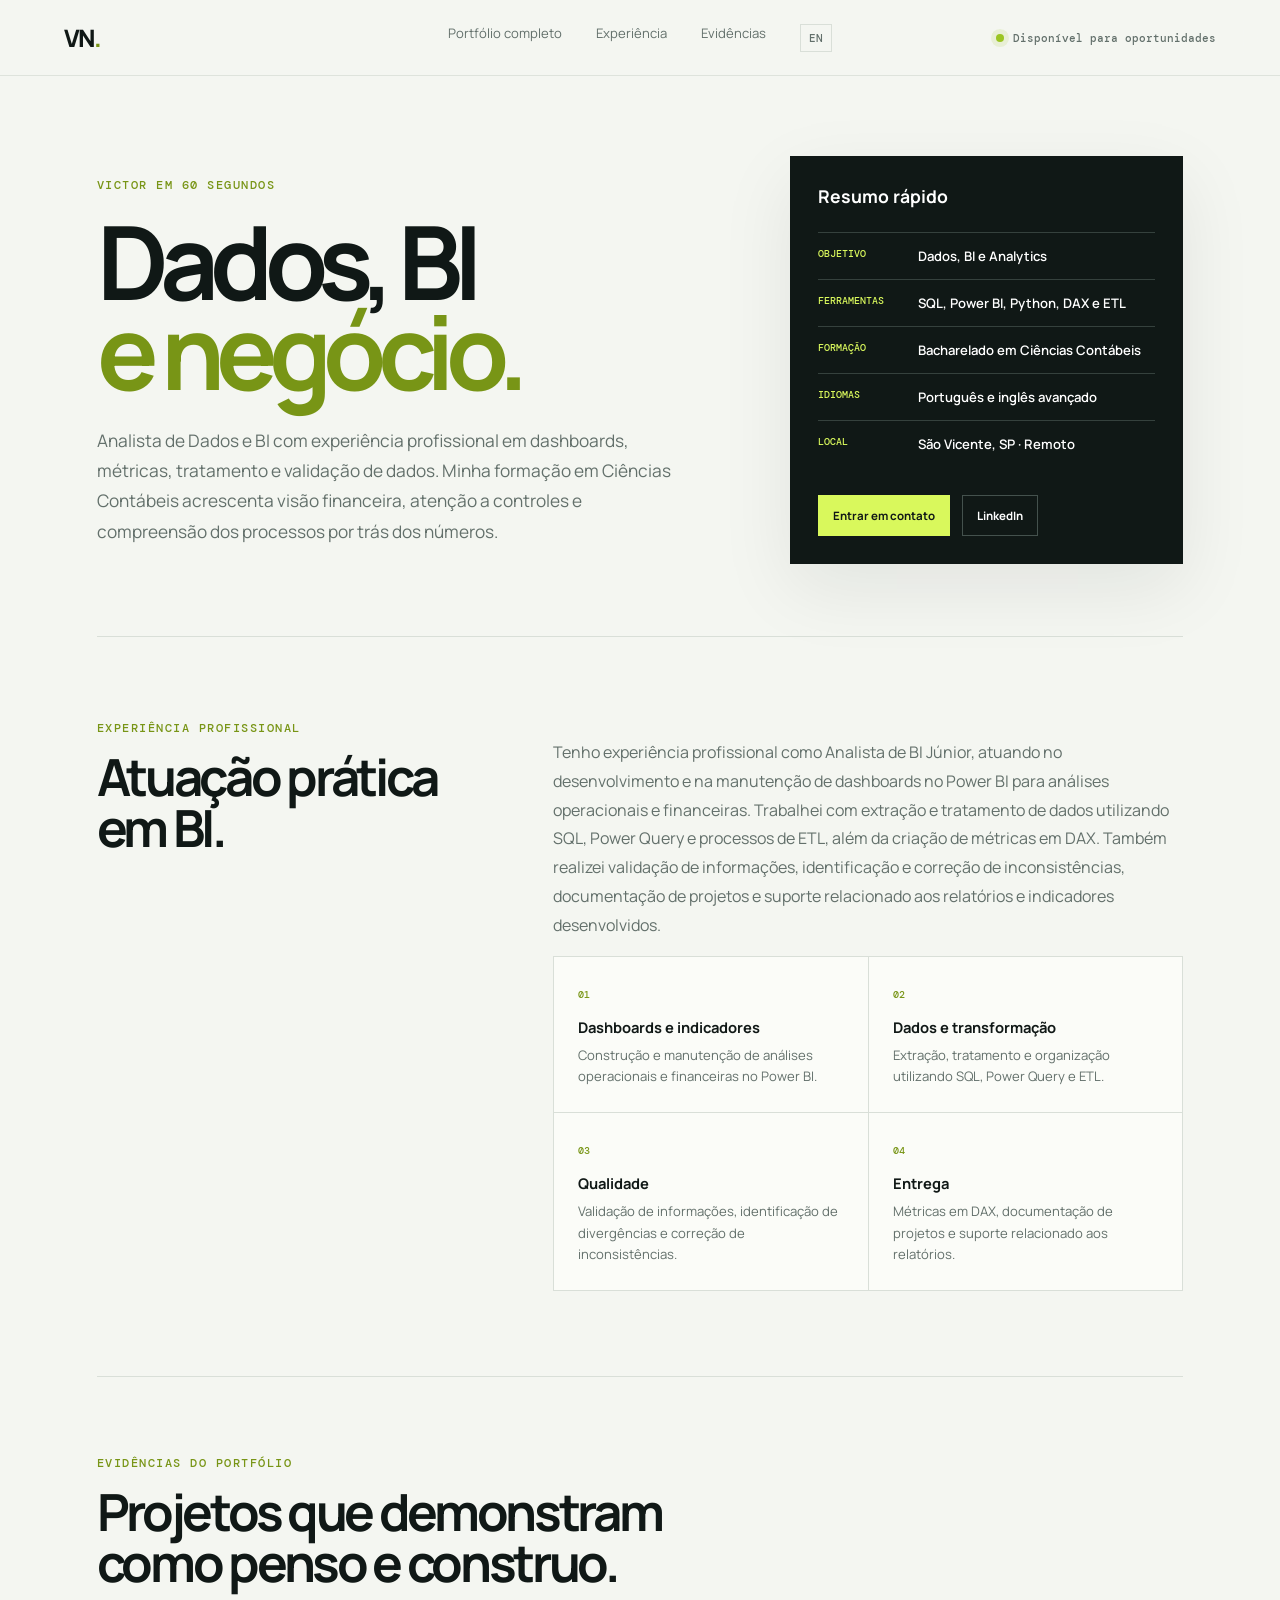
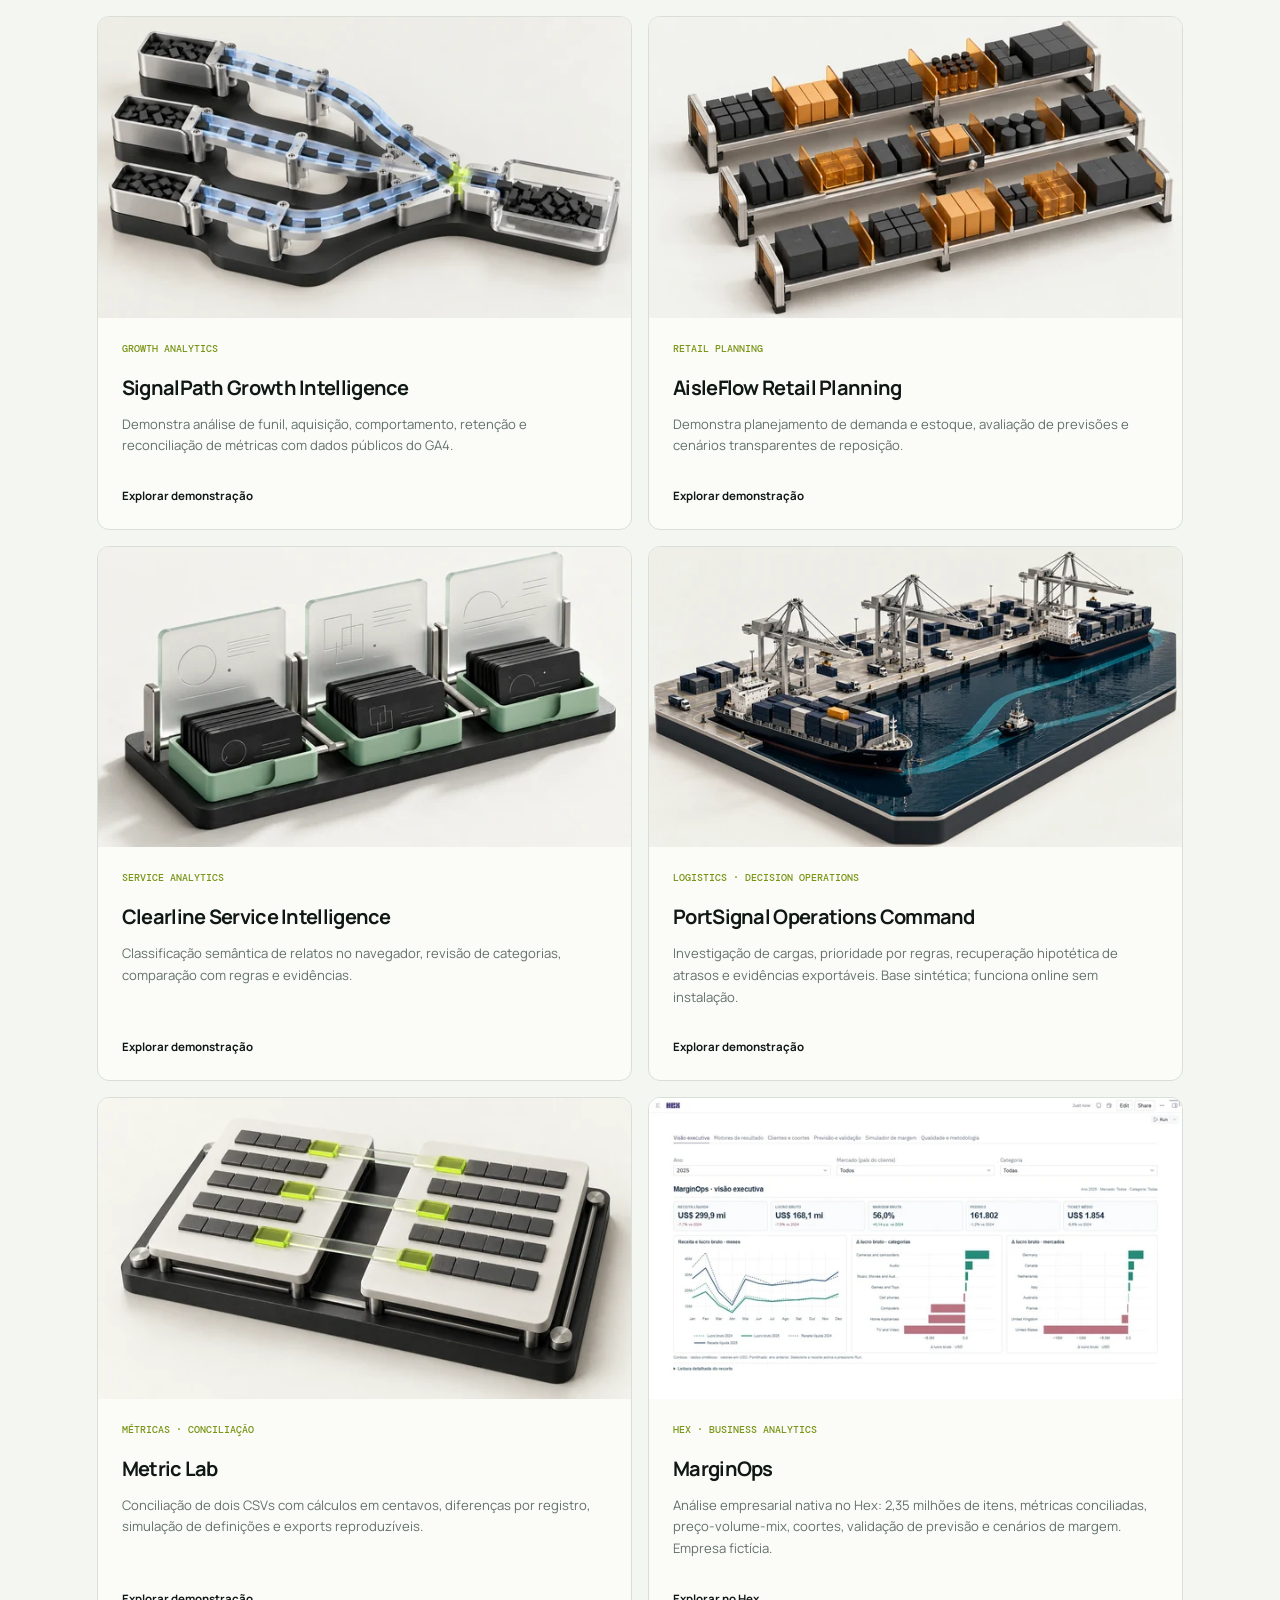
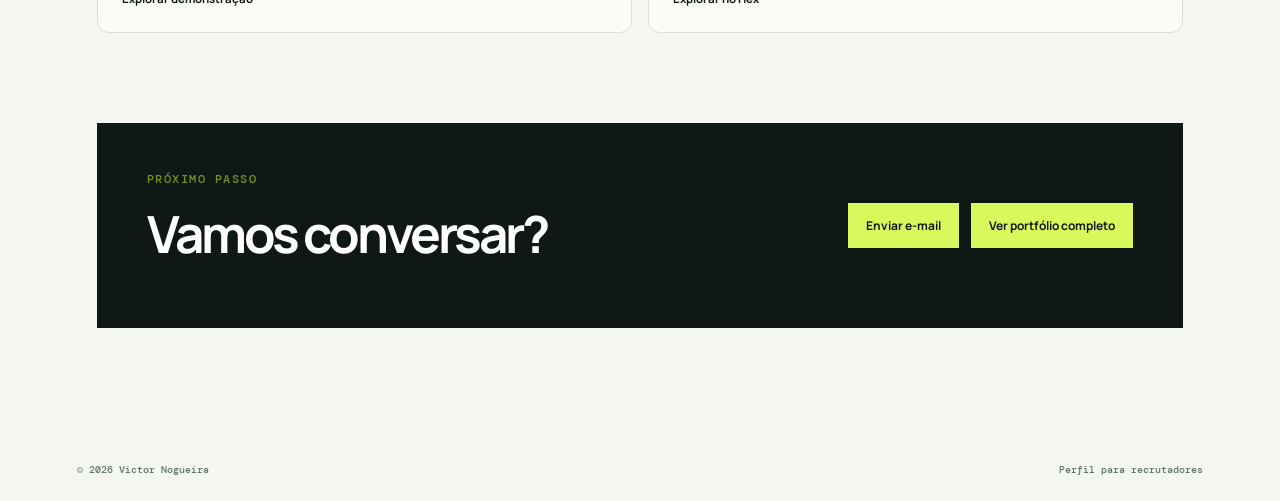
<file: recrutador/index.html>
<!doctype html><html lang="pt-BR"><head><meta charset="utf-8"><meta name="viewport" content="width=device-width,initial-scale=1"><title>Victor em 60 segundos — Perfil para recrutadores</title><meta name="description" content="Resumo profissional de Victor Nogueira para recrutadores de Dados, BI e Analytics."><link rel="stylesheet" href="../styles.css?v=20261031-innovations"><link rel="stylesheet" href="../visual-refresh.css?v=20261102-marginops"></head><body class="recruiter-page">
<header class="topbar recruiter-topbar"><a class="brand" href="../"><span>VN</span><i>.</i></a><nav><a href="../">Portfólio completo</a><a href="#experiencia">Experiência</a><a href="#evidencias">Evidências</a><a class="lang-link" href="../en/recruiter/" lang="en">EN</a></nav><a class="availability" href="#contato"><span></span>Disponível para oportunidades</a></header>
<main class="recruiter-main"><section class="recruiter-hero"><div><div class="eyebrow">VICTOR EM 60 SEGUNDOS</div><h1>Dados, BI<br><em>e negócio.</em></h1><p class="recruiter-lead">Analista de Dados e BI com experiência profissional em dashboards, métricas, tratamento e validação de dados. Minha formação em Ciências Contábeis acrescenta visão financeira, atenção a controles e compreensão dos processos por trás dos números.</p></div><aside class="quick-card"><h2>Resumo rápido</h2><div class="quick-list"><div><span>OBJETIVO</span><strong>Dados, BI e Analytics</strong></div><div><span>FERRAMENTAS</span><strong>SQL, Power BI, Python, DAX e ETL</strong></div><div><span>FORMAÇÃO</span><strong>Bacharelado em Ciências Contábeis</strong></div><div><span>IDIOMAS</span><strong>Português e inglês avançado</strong></div><div><span>LOCAL</span><strong>São Vicente, SP · Remoto</strong></div></div><div class="recruiter-actions"><a href="mailto:victorn198@outlook.com">Entrar em contato</a><a href="https://www.linkedin.com/in/victor-nogueira-52260b370/">LinkedIn</a></div></aside></section>
<section id="experiencia" class="recruiter-grid"><div><div class="eyebrow">EXPERIÊNCIA PROFISSIONAL</div><h2>Atuação prática em BI.</h2></div><div><p class="experience-copy">Tenho experiência profissional como Analista de BI Júnior, atuando no desenvolvimento e na manutenção de dashboards no Power BI para análises operacionais e financeiras. Trabalhei com extração e tratamento de dados utilizando SQL, Power Query e processos de ETL, além da criação de métricas em DAX. Também realizei validação de informações, identificação e correção de inconsistências, documentação de projetos e suporte relacionado aos relatórios e indicadores desenvolvidos.</p><div class="experience-points"><div><span>01</span><strong>Dashboards e indicadores</strong><p>Construção e manutenção de análises operacionais e financeiras no Power BI.</p></div><div><span>02</span><strong>Dados e transformação</strong><p>Extração, tratamento e organização utilizando SQL, Power Query e ETL.</p></div><div><span>03</span><strong>Qualidade</strong><p>Validação de informações, identificação de divergências e correção de inconsistências.</p></div><div><span>04</span><strong>Entrega</strong><p>Métricas em DAX, documentação de projetos e suporte relacionado aos relatórios.</p></div></div></div></section>
<section id="evidencias" class="proof-section"><div class="eyebrow">EVIDÊNCIAS DO PORTFÓLIO</div><h2>Projetos que demonstram<br>como penso e construo.</h2><div class="proof-cards"><article class="proof-card"><div class="proof-cover"><img src="../assets/editorial-v1/signalpath-1200.webp" srcset="../assets/editorial-v1/signalpath-600.webp 600w, ../assets/editorial-v1/signalpath-1200.webp 1200w" sizes="(max-width: 650px) 88vw, 44vw" width="1200" height="675" alt="Canais de aquisição convergindo em uma trilha de dados organizada" loading="lazy" decoding="async"></div><span>GROWTH ANALYTICS</span><h3>SignalPath Growth Intelligence</h3><p>Demonstra análise de funil, aquisição, comportamento, retenção e reconciliação de métricas com dados públicos do GA4.</p><a href="https://signalpath-growth-intelligence.pages.dev/">Explorar demonstração</a></article><article class="proof-card"><div class="proof-cover"><img src="../assets/editorial-v1/aisleflow-1200.webp" srcset="../assets/editorial-v1/aisleflow-600.webp 600w, ../assets/editorial-v1/aisleflow-1200.webp 1200w" sizes="(max-width: 650px) 88vw, 44vw" width="1200" height="675" alt="Miniatura de estoque com unidades e divisórias para reposição" loading="lazy" decoding="async"></div><span>RETAIL PLANNING</span><h3>AisleFlow Retail Planning</h3><p>Demonstra planejamento de demanda e estoque, avaliação de previsões e cenários transparentes de reposição.</p><a href="https://aisleflow-retail-planning.pages.dev/">Explorar demonstração</a></article><article class="proof-card"><div class="proof-cover"><img src="../assets/editorial-v1/clearline-1200.webp" srcset="../assets/editorial-v1/clearline-600.webp 600w, ../assets/editorial-v1/clearline-1200.webp 1200w" sizes="(max-width: 650px) 88vw, 44vw" width="1200" height="675" alt="Relatos organizados em grupos de evidências" loading="lazy" decoding="async"></div><span>SERVICE ANALYTICS</span><h3>Clearline Service Intelligence</h3><p>Classificação semântica de relatos no navegador, revisão de categorias, comparação com regras e evidências.</p><a href="https://clearline-semantic-lab.amateei1957.chatgpt.site/?view=semantic&amp;lang=pt">Explorar demonstração</a></article><article class="proof-card"><div class="proof-cover"><img src="../assets/editorial-v1/portsignal-1200.webp" srcset="../assets/editorial-v1/portsignal-600.webp 600w, ../assets/editorial-v1/portsignal-1200.webp 1200w" sizes="(max-width: 650px) 88vw, 44vw" width="1200" height="675" alt="Miniatura de porto com contêineres, embarcações e rotas" loading="lazy" decoding="async"></div><span>LOGISTICS · DECISION OPERATIONS</span><h3>PortSignal Operations Command</h3><p>Investigação de cargas, prioridade por regras, recuperação hipotética de atrasos e evidências exportáveis. Base sintética; funciona online sem instalação.</p><a href="https://portsignal-decision-operations.amateei1957.chatgpt.site/">Explorar demonstração</a></article><article class="proof-card"><div class="proof-cover"><img src="../assets/editorial-v1/metriclab-1200.webp" srcset="../assets/editorial-v1/metriclab-600.webp 600w, ../assets/editorial-v1/metriclab-1200.webp 1200w" sizes="(max-width: 650px) 88vw, 44vw" width="1200" height="675" alt="Dois conjuntos de registros conectados para conciliação" loading="lazy" decoding="async"></div><span>MÉTRICAS · CONCILIAÇÃO</span><h3>Metric Lab</h3><p>Conciliação de dois CSVs com cálculos em centavos, diferenças por registro, simulação de definições e exports reproduzíveis.</p><a href="https://metric-lab-conferencia-relatorios.amateei1957.chatgpt.site/">Explorar demonstração</a></article><article class="proof-card"><div class="proof-cover"><img src="../assets/marginops/hex-app-1200.webp?v=20261103-compact" srcset="../assets/marginops/hex-app-600.webp?v=20261103-compact 600w, ../assets/marginops/hex-app-1200.webp?v=20261103-compact 1200w" sizes="(max-width: 650px) 88vw, 44vw" width="1200" height="675" alt="MarginOps — Hex" loading="lazy" decoding="async"></div><span>HEX · BUSINESS ANALYTICS</span><h3>MarginOps</h3><p>Análise empresarial nativa no Hex: 2,35 milhões de itens, métricas conciliadas, preço-volume-mix, coortes, validação de previsão e cenários de margem. Empresa fictícia.</p><a href="https://app.hex.tech/019fb7c2-0139-75db-a781-a6d19adf4a2e/app/034qivrUc5i5OGHBvR7b6o/latest">Explorar no Hex</a></article></div></section>
<section id="contato" class="recruiter-contact"><div><div class="eyebrow">PRÓXIMO PASSO</div><h2>Vamos conversar?</h2></div><div class="recruiter-contact-links"><a href="mailto:victorn198@outlook.com">Enviar e-mail</a><a href="../">Ver portfólio completo</a></div></section></main><footer><span>© 2026 Victor Nogueira</span><span>Perfil para recrutadores</span></footer></body></html>
</file>
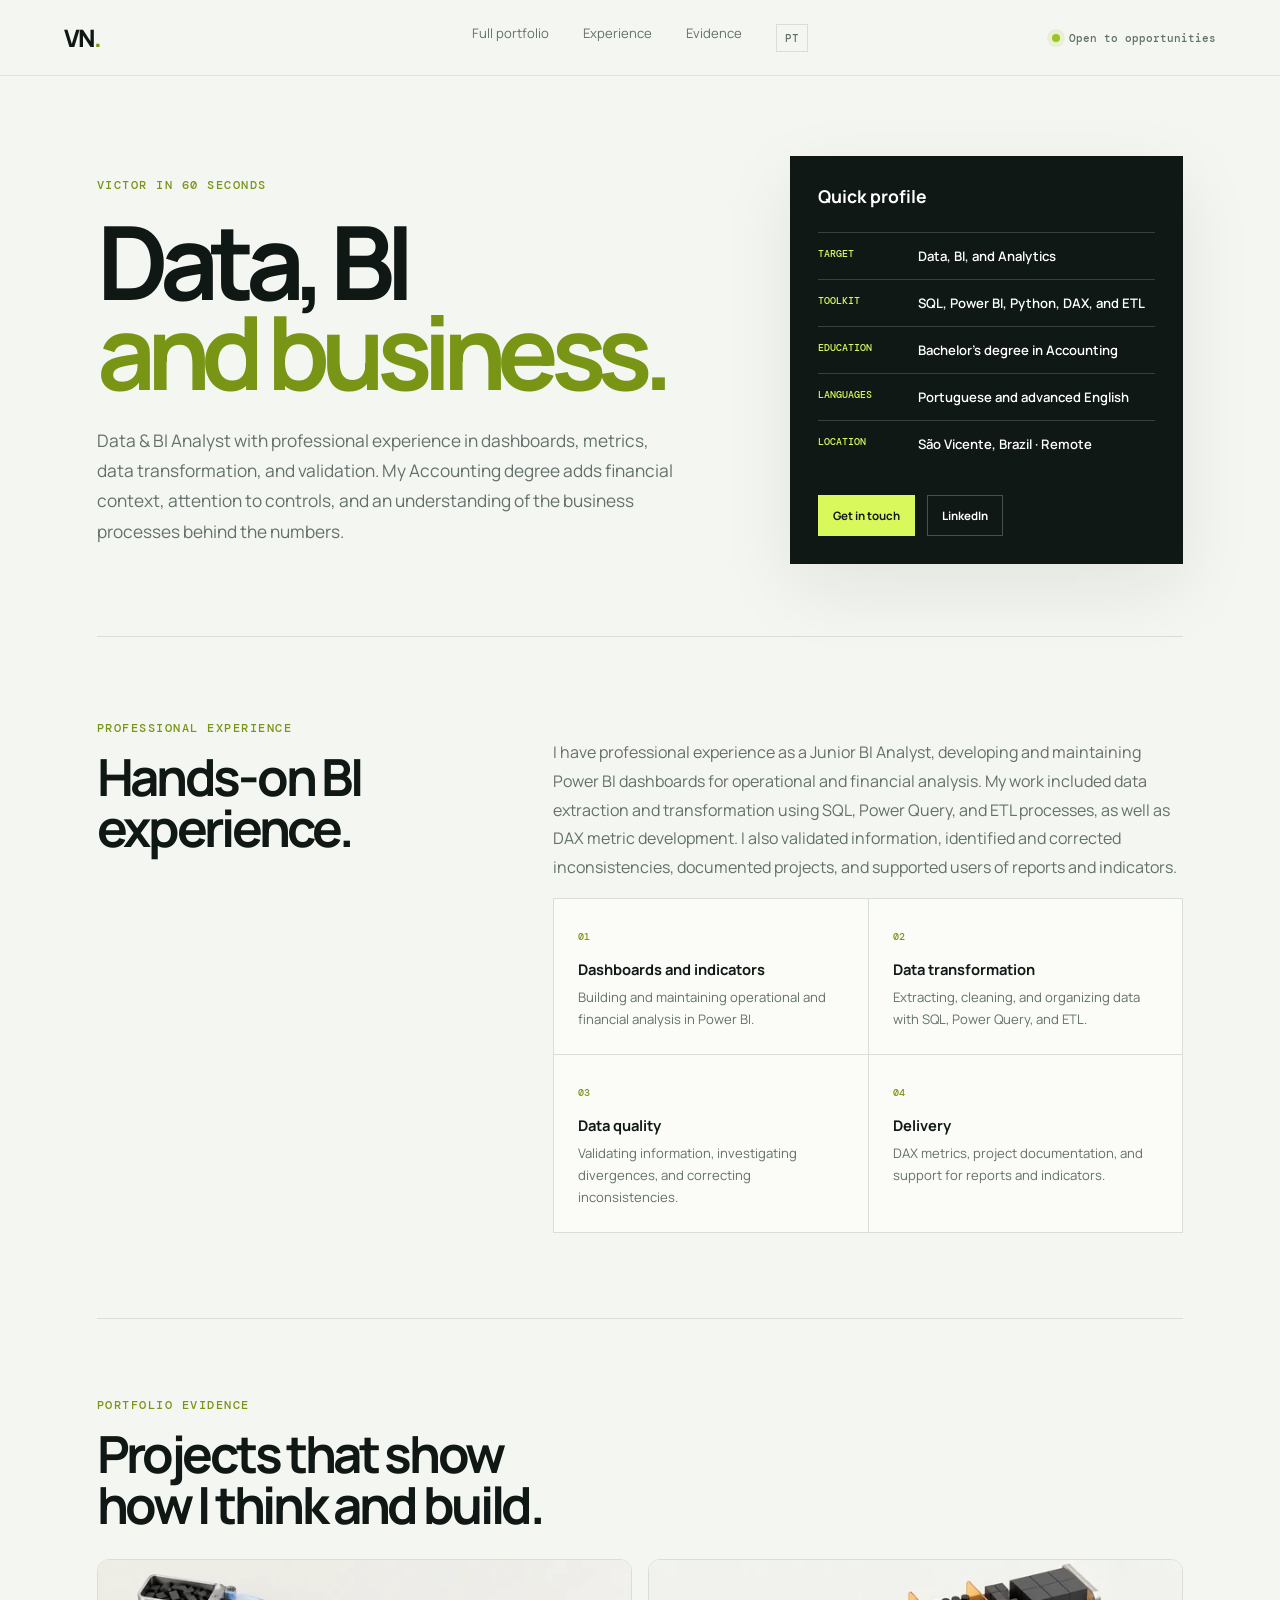
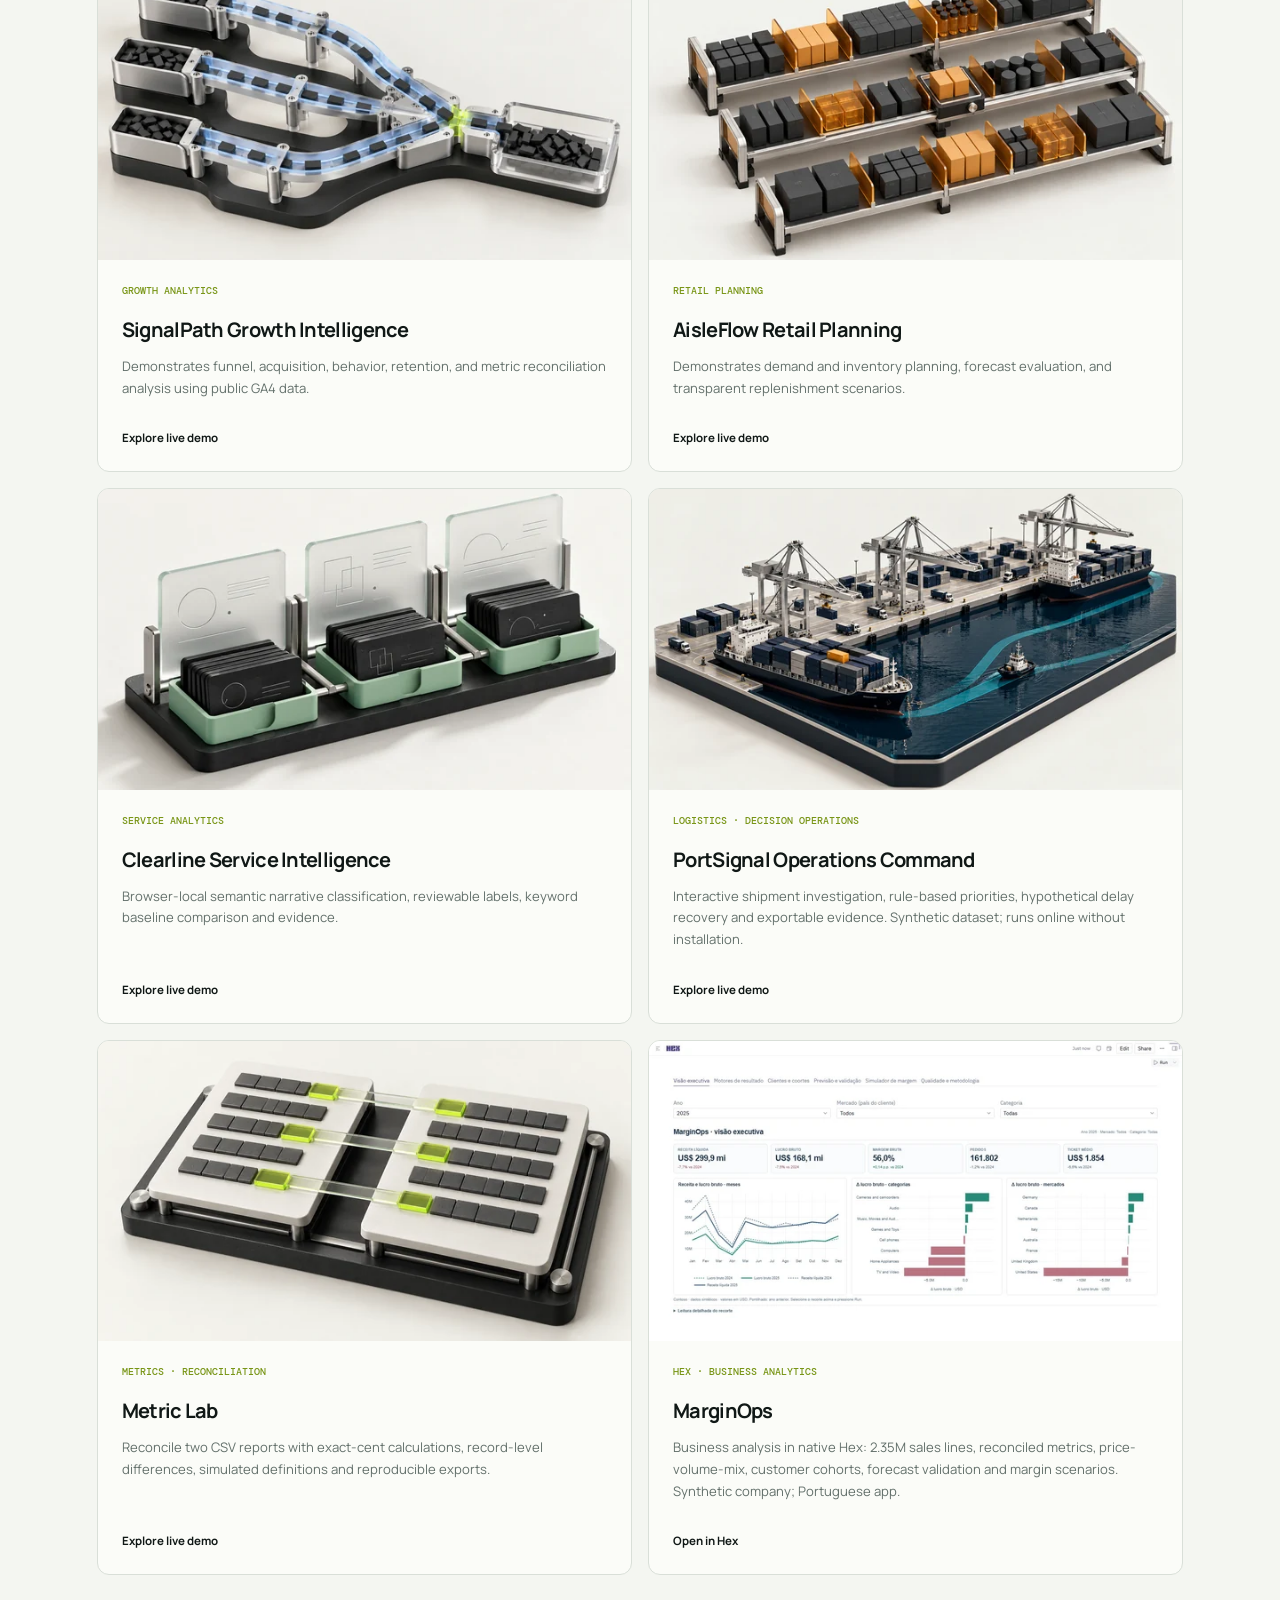
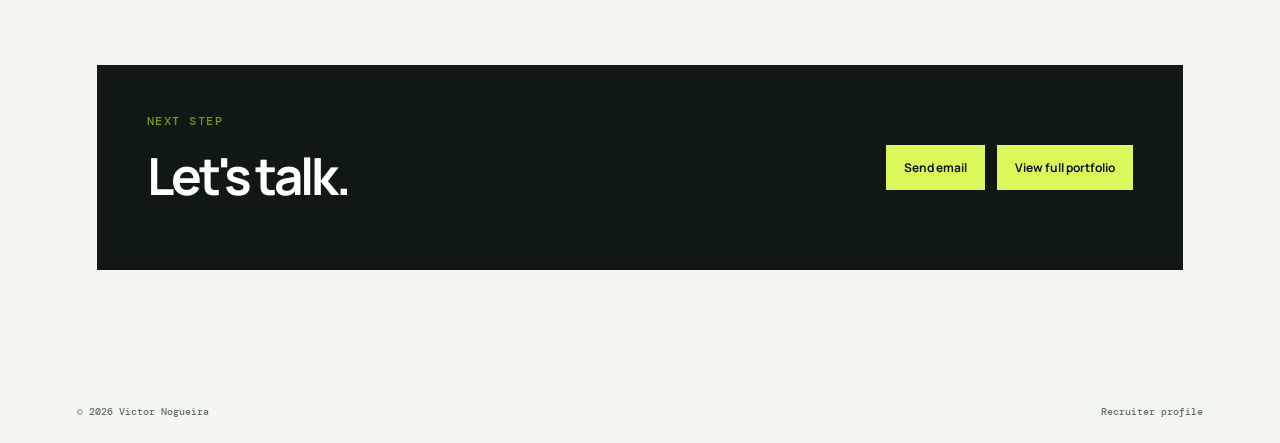
<file: en/recruiter/index.html>
<!doctype html><html lang="en"><head><meta charset="utf-8"><meta name="viewport" content="width=device-width,initial-scale=1"><title>Victor in 60 seconds — Recruiter profile</title><meta name="description" content="Victor Nogueira's concise profile for Data, BI, and Analytics recruiters."><link rel="stylesheet" href="../../styles.css?v=20261031-innovations"><link rel="stylesheet" href="../../visual-refresh.css?v=20261102-marginops"></head><body class="recruiter-page">
<header class="topbar recruiter-topbar"><a class="brand" href="../"><span>VN</span><i>.</i></a><nav><a href="../">Full portfolio</a><a href="#experience">Experience</a><a href="#evidence">Evidence</a><a class="lang-link" href="../../recrutador/" lang="pt-BR">PT</a></nav><a class="availability" href="#contact"><span></span>Open to opportunities</a></header>
<main class="recruiter-main"><section class="recruiter-hero"><div><div class="eyebrow">VICTOR IN 60 SECONDS</div><h1>Data, BI<br><em>and business.</em></h1><p class="recruiter-lead">Data & BI Analyst with professional experience in dashboards, metrics, data transformation, and validation. My Accounting degree adds financial context, attention to controls, and an understanding of the business processes behind the numbers.</p></div><aside class="quick-card"><h2>Quick profile</h2><div class="quick-list"><div><span>TARGET</span><strong>Data, BI, and Analytics</strong></div><div><span>TOOLKIT</span><strong>SQL, Power BI, Python, DAX, and ETL</strong></div><div><span>EDUCATION</span><strong>Bachelor's degree in Accounting</strong></div><div><span>LANGUAGES</span><strong>Portuguese and advanced English</strong></div><div><span>LOCATION</span><strong>São Vicente, Brazil · Remote</strong></div></div><div class="recruiter-actions"><a href="mailto:victorn198@outlook.com">Get in touch</a><a href="https://www.linkedin.com/in/victor-nogueira-52260b370/">LinkedIn</a></div></aside></section>
<section id="experience" class="recruiter-grid"><div><div class="eyebrow">PROFESSIONAL EXPERIENCE</div><h2>Hands-on BI experience.</h2></div><div><p class="experience-copy">I have professional experience as a Junior BI Analyst, developing and maintaining Power BI dashboards for operational and financial analysis. My work included data extraction and transformation using SQL, Power Query, and ETL processes, as well as DAX metric development. I also validated information, identified and corrected inconsistencies, documented projects, and supported users of reports and indicators.</p><div class="experience-points"><div><span>01</span><strong>Dashboards and indicators</strong><p>Building and maintaining operational and financial analysis in Power BI.</p></div><div><span>02</span><strong>Data transformation</strong><p>Extracting, cleaning, and organizing data with SQL, Power Query, and ETL.</p></div><div><span>03</span><strong>Data quality</strong><p>Validating information, investigating divergences, and correcting inconsistencies.</p></div><div><span>04</span><strong>Delivery</strong><p>DAX metrics, project documentation, and support for reports and indicators.</p></div></div></div></section>
<section id="evidence" class="proof-section"><div class="eyebrow">PORTFOLIO EVIDENCE</div><h2>Projects that show<br>how I think and build.</h2><div class="proof-cards"><article class="proof-card"><div class="proof-cover"><img src="../../assets/editorial-v1/signalpath-1200.webp" srcset="../../assets/editorial-v1/signalpath-600.webp 600w, ../../assets/editorial-v1/signalpath-1200.webp 1200w" sizes="(max-width: 650px) 88vw, 44vw" width="1200" height="675" alt="Acquisition channels converging into an ordered data path" loading="lazy" decoding="async"></div><span>GROWTH ANALYTICS</span><h3>SignalPath Growth Intelligence</h3><p>Demonstrates funnel, acquisition, behavior, retention, and metric reconciliation analysis using public GA4 data.</p><a href="https://signalpath-growth-intelligence.pages.dev/">Explore live demo</a></article><article class="proof-card"><div class="proof-cover"><img src="../../assets/editorial-v1/aisleflow-1200.webp" srcset="../../assets/editorial-v1/aisleflow-600.webp 600w, ../../assets/editorial-v1/aisleflow-1200.webp 1200w" sizes="(max-width: 650px) 88vw, 44vw" width="1200" height="675" alt="Inventory miniature with units and replenishment dividers" loading="lazy" decoding="async"></div><span>RETAIL PLANNING</span><h3>AisleFlow Retail Planning</h3><p>Demonstrates demand and inventory planning, forecast evaluation, and transparent replenishment scenarios.</p><a href="https://aisleflow-retail-planning.pages.dev/">Explore live demo</a></article><article class="proof-card"><div class="proof-cover"><img src="../../assets/editorial-v1/clearline-1200.webp" srcset="../../assets/editorial-v1/clearline-600.webp 600w, ../../assets/editorial-v1/clearline-1200.webp 1200w" sizes="(max-width: 650px) 88vw, 44vw" width="1200" height="675" alt="Service narratives organized into evidence groups" loading="lazy" decoding="async"></div><span>SERVICE ANALYTICS</span><h3>Clearline Service Intelligence</h3><p>Browser-local semantic narrative classification, reviewable labels, keyword baseline comparison and evidence.</p><a href="https://clearline-semantic-lab.amateei1957.chatgpt.site/?view=semantic&amp;lang=en">Explore live demo</a></article><article class="proof-card"><div class="proof-cover"><img src="../../assets/editorial-v1/portsignal-1200.webp" srcset="../../assets/editorial-v1/portsignal-600.webp 600w, ../../assets/editorial-v1/portsignal-1200.webp 1200w" sizes="(max-width: 650px) 88vw, 44vw" width="1200" height="675" alt="Port miniature with containers, vessels and routes" loading="lazy" decoding="async"></div><span>LOGISTICS · DECISION OPERATIONS</span><h3>PortSignal Operations Command</h3><p>Interactive shipment investigation, rule-based priorities, hypothetical delay recovery and exportable evidence. Synthetic dataset; runs online without installation.</p><a href="https://portsignal-decision-operations.amateei1957.chatgpt.site/?lang=en">Explore live demo</a></article><article class="proof-card"><div class="proof-cover"><img src="../../assets/editorial-v1/metriclab-1200.webp" srcset="../../assets/editorial-v1/metriclab-600.webp 600w, ../../assets/editorial-v1/metriclab-1200.webp 1200w" sizes="(max-width: 650px) 88vw, 44vw" width="1200" height="675" alt="Two sets of records connected for reconciliation" loading="lazy" decoding="async"></div><span>METRICS · RECONCILIATION</span><h3>Metric Lab</h3><p>Reconcile two CSV reports with exact-cent calculations, record-level differences, simulated definitions and reproducible exports.</p><a href="https://metric-lab-conferencia-relatorios.amateei1957.chatgpt.site/?lang=en">Explore live demo</a></article><article class="proof-card"><div class="proof-cover"><img src="../../assets/marginops/hex-app-1200.webp?v=20261103-compact" srcset="../../assets/marginops/hex-app-600.webp?v=20261103-compact 600w, ../../assets/marginops/hex-app-1200.webp?v=20261103-compact 1200w" sizes="(max-width: 650px) 88vw, 44vw" width="1200" height="675" alt="MarginOps — Hex" loading="lazy" decoding="async"></div><span>HEX · BUSINESS ANALYTICS</span><h3>MarginOps</h3><p>Business analysis in native Hex: 2.35M sales lines, reconciled metrics, price-volume-mix, customer cohorts, forecast validation and margin scenarios. Synthetic company; Portuguese app.</p><a href="https://app.hex.tech/019fb7c2-0139-75db-a781-a6d19adf4a2e/app/034qivrUc5i5OGHBvR7b6o/latest">Open in Hex</a></article></div></section>
<section id="contact" class="recruiter-contact"><div><div class="eyebrow">NEXT STEP</div><h2>Let's talk.</h2></div><div class="recruiter-contact-links"><a href="mailto:victorn198@outlook.com">Send email</a><a href="../">View full portfolio</a></div></section></main><footer><span>© 2026 Victor Nogueira</span><span>Recruiter profile</span></footer></body></html>
</file>
<file: styles.css>
@import url('https://fonts.googleapis.com/css2?family=DM+Mono:wght@400;500&family=Manrope:wght@400;500;600;700;800&display=swap');
:root{--ink:#101816;--muted:#63706b;--paper:#f4f6f1;--surface:#fbfcf8;--line:#d9dfd8;--lime:#d9f85c;--lime-dark:#789516;--blue:#b8d4ff;--orange:#ffc57a;--green:#aee7c7;--shadow:0 24px 70px rgba(16,24,22,.08)}
*{box-sizing:border-box}html{scroll-behavior:smooth;scroll-padding-top:88px}body{margin:0;background:var(--paper);color:var(--ink);font-family:Manrope,Arial,sans-serif}a{color:inherit;text-decoration:none}button{font:inherit}.topbar{height:76px;display:grid;grid-template-columns:1fr auto 1fr;align-items:center;padding:0 5vw;border-bottom:1px solid rgba(217,223,216,.8);background:rgba(244,246,241,.86);backdrop-filter:blur(18px);position:sticky;top:0;z-index:100}.brand{justify-self:start;font-size:24px;font-weight:800;letter-spacing:-.09em}.brand i{font-style:normal;color:var(--lime-dark)}.topbar nav{display:flex;gap:34px;color:var(--muted);font-size:.82rem}.topbar nav a,.text-link{position:relative}.topbar nav a:after,.text-link:after{content:"";position:absolute;left:0;bottom:-6px;width:100%;height:1px;background:currentColor;transform:scaleX(0);transform-origin:right;transition:transform .25s}.topbar nav a:hover:after,.text-link:hover:after{transform:scaleX(1);transform-origin:left}.availability{justify-self:end;display:flex;align-items:center;gap:9px;font:500 .7rem 'DM Mono',monospace;color:var(--muted)}.availability span{width:8px;height:8px;border-radius:50%;background:#9bc523;box-shadow:0 0 0 5px rgba(155,197,35,.14)}
.hero{min-height:calc(100vh - 76px);display:grid;grid-template-columns:minmax(0,1.02fr) minmax(480px,.98fr);align-items:center;gap:7vw;padding:8vh 6vw 8vh 9vw;overflow:hidden}.hero-copy{max-width:720px}.eyebrow{font:500 .72rem/1.3 'DM Mono',monospace;letter-spacing:.13em;color:var(--lime-dark)}.hero h1{font-size:clamp(4.2rem,7.2vw,7.8rem);line-height:.88;letter-spacing:-.085em;margin:30px 0}.hero h1 em,.about h2 em,.contact h2 em{font-style:normal;color:var(--lime-dark)}.intro{max-width:610px;color:var(--muted);font-size:1.06rem;line-height:1.75}.hero-actions{display:flex;gap:28px;align-items:center;margin-top:38px}.button{display:inline-flex;align-items:center;justify-content:center;min-height:50px;padding:0 24px;border-radius:2px;font-size:.82rem;font-weight:700;transition:transform .2s,background .2s}.button:hover{transform:translateY(-2px)}.button.primary{background:var(--ink);color:white}.button.primary:hover{background:#283633}.button.light{background:var(--lime);color:var(--ink)}.text-link{font-size:.82rem;font-weight:700}.hero-meta{display:flex;gap:35px;margin-top:68px;font:500 .68rem 'DM Mono',monospace;color:#7d8984}
.data-lab{background:var(--ink);color:#eef2ed;border-radius:4px;padding:24px;box-shadow:0 35px 100px rgba(16,24,22,.2);position:relative;isolation:isolate}.data-lab:before{content:"";position:absolute;inset:0;background-image:linear-gradient(rgba(255,255,255,.035) 1px,transparent 1px),linear-gradient(90deg,rgba(255,255,255,.035) 1px,transparent 1px);background-size:28px 28px;z-index:-1}.lab-head,.lab-foot,.signal-label{display:flex;align-items:center;justify-content:space-between;font:500 .62rem 'DM Mono',monospace;letter-spacing:.09em;color:#8f9b96}.live-dot{color:var(--lime);display:flex;gap:7px;align-items:center}.live-dot:before{content:"";width:6px;height:6px;border-radius:50%;background:var(--lime);animation:pulse 2s infinite}.flow-stage{display:grid;grid-template-columns:1fr 38px 1fr 38px 1fr;align-items:center;gap:5px;margin:34px 0}.flow-node{border:1px solid #3a4642;background:rgba(28,40,36,.78);padding:15px 12px;min-height:100px;display:flex;flex-direction:column;justify-content:center;transition:border-color .3s,transform .3s}.flow-node:hover{border-color:var(--lime);transform:translateY(-3px)}.flow-node small{font:500 .55rem 'DM Mono',monospace;color:#7e8b86}.flow-node strong{font-size:1rem;margin:8px 0 3px}.flow-node span{font-size:.65rem;color:#95a09b}.flow-line{height:1px;background:#43504b;position:relative;overflow:hidden}.flow-line i{position:absolute;width:13px;height:1px;background:var(--lime);animation:flow 2.2s linear infinite}.signal-panel{border:1px solid #35413d;background:#151f1c;padding:14px 14px 0}.signal-label{font-size:.54rem}.signal-label span:last-child{color:var(--lime)}.signal-chart{height:130px;margin-top:6px}.signal-chart svg{width:100%;height:100%;overflow:visible}.signal-chart .area{fill:url(#area)}.line-chart{fill:none;stroke:var(--lime);stroke-width:2;stroke-dasharray:620;stroke-dashoffset:620;animation:draw 2.8s ease forwards}.lab-foot{margin-top:18px;gap:12px;justify-content:flex-start;flex-wrap:wrap}.lab-foot span{border:1px solid #35413d;padding:7px 9px;background:#151f1c}
.section{padding:110px 6vw}.project-section{border-top:1px solid var(--line)}.section-head{display:flex;justify-content:space-between;align-items:end;margin-bottom:54px}.section h2,.about h2{font-size:clamp(2.8rem,5vw,5rem);line-height:.98;letter-spacing:-.07em;margin:16px 0 0}.section-head p{max-width:390px;color:var(--muted);font-size:.96rem;line-height:1.7}.projects{display:grid;gap:18px}.featured{grid-template-columns:repeat(3,1fr)}.project-card{min-height:520px;padding:28px;display:flex;flex-direction:column;position:relative;overflow:hidden;border:1px solid rgba(16,24,22,.08);transition:transform .35s,box-shadow .35s}.project-card:before{content:"";position:absolute;width:230px;height:230px;border-radius:50%;right:-80px;top:-90px;background:rgba(255,255,255,.35)}.project-card:hover{transform:translateY(-8px);box-shadow:var(--shadow)}.signal-card{background:var(--blue)}.aisle-card{background:var(--orange)}.clear-card{background:var(--green)}.card-top{display:flex;justify-content:space-between;align-items:center;font:500 .68rem 'DM Mono',monospace;position:relative}.card-top span:last-child{opacity:.62}.project-visual{height:92px;margin:34px 0 18px;display:flex;align-items:end;gap:7px;opacity:.72}.signal-visual span{flex:1;background:#3d6397}.signal-visual span:nth-child(1){height:27%}.signal-visual span:nth-child(2){height:48%}.signal-visual span:nth-child(3){height:41%}.signal-visual span:nth-child(4){height:75%}.signal-visual span:nth-child(5){height:67%}.signal-visual span:nth-child(6){height:92%}.aisle-visual{align-items:center}.aisle-visual span{flex:1;height:8px;background:#a15c0d}.aisle-visual span:nth-child(2){height:24px}.aisle-visual span:nth-child(3){height:41px}.aisle-visual span:nth-child(4){height:68px}.aisle-visual span:nth-child(5){height:52px}.aisle-visual span:nth-child(6){height:34px}.aisle-visual span:nth-child(7){height:17px}.clear-visual{display:grid;grid-template-columns:repeat(3,1fr);gap:8px;align-content:center}.clear-visual i{height:28px;border:1px solid #347354;background:rgba(255,255,255,.18)}.clear-visual i:nth-child(2),.clear-visual i:nth-child(5){background:#347354}.project-card h3{font-size:2rem;line-height:.98;letter-spacing:-.06em;margin:0 0 18px}.project-card p{font-size:.88rem;line-height:1.65;max-width:300px}.stack{display:flex;flex-wrap:wrap;gap:6px;margin-top:auto;padding-top:24px}.stack span{border:1px solid rgba(255,255,255,.7);padding:6px 8px;font:500 .62rem 'DM Mono',monospace}.card-link{font-size:.76rem;font-weight:700;margin-top:24px;display:flex;justify-content:space-between;border-top:1px solid rgba(16,24,22,.22);padding-top:16px}.card-link span{font:500 .62rem 'DM Mono',monospace}
.demo-wrap{margin-top:100px;border:1px solid var(--line);background:#e9eee7;padding:34px}.demo-head{display:flex;align-items:end;justify-content:space-between;margin-bottom:30px}.demo-head h3{font-size:2rem;letter-spacing:-.055em;margin:12px 0 5px}.demo-head p{font-size:.85rem;color:var(--muted);margin:0}.demo-tabs{display:grid;grid-template-columns:repeat(3,1fr);gap:1px;background:#cfd6ce;border:1px solid #cfd6ce}.demo-tabs button{appearance:none;border:0;background:#f7f9f5;color:var(--ink);padding:18px;text-align:left;display:grid;grid-template-columns:auto 1fr;grid-template-rows:auto auto;column-gap:13px;cursor:pointer;transition:background .25s}.demo-tabs button>span{grid-row:1/3;font:500 .62rem 'DM Mono',monospace;color:var(--muted);padding-top:3px}.demo-tabs strong{font-size:.82rem}.demo-tabs small{font:500 .6rem 'DM Mono',monospace;color:var(--muted);margin-top:4px}.demo-tabs button.active{background:var(--ink);color:white}.demo-tabs button.active>span,.demo-tabs button.active small{color:var(--lime)}.demo-browser{position:relative;background:#111816;box-shadow:0 24px 55px rgba(16,24,22,.16)}.browser-chrome{height:46px;display:grid;grid-template-columns:1fr auto 1fr;align-items:center;padding:0 16px;color:#aeb8b3;font:500 .62rem 'DM Mono',monospace}.browser-dots{display:flex;gap:6px}.browser-dots i{width:7px;height:7px;border-radius:50%;background:#40504a}.browser-dots i:nth-child(2){background:#6c7c76}.browser-dots i:nth-child(3){background:var(--lime)}.browser-chrome>span{justify-self:center}.browser-chrome>a{justify-self:end;color:#dce4de}.demo-browser iframe{display:block;width:100%;height:min(76vh,860px);min-height:680px;border:0;background:white;transition:opacity .25s}.demo-browser iframe.switching{opacity:.2}.frame-loader{position:absolute;inset:46px 0 0;display:none;place-items:center;z-index:2;pointer-events:none}.frame-loader.loading{display:grid}.frame-loader span{width:40px;height:40px;border:2px solid rgba(217,248,92,.25);border-top-color:var(--lime);border-radius:50%;animation:spin .8s linear infinite}.older-head{display:flex;align-items:center;gap:18px;margin:80px 0 22px;font:500 .68rem 'DM Mono',monospace;color:var(--muted)}.older-head span:last-child{height:1px;background:var(--line);flex:1}.secondary{grid-template-columns:repeat(3,1fr)}.mini-card{display:grid;grid-template-columns:auto 1fr auto;align-items:center;gap:18px;border:1px solid var(--line);padding:24px;background:var(--surface);transition:border-color .25s,transform .25s}.mini-card:hover{border-color:#a7bd54;transform:translateY(-3px)}.mini-card>span:first-child{font:500 .7rem 'DM Mono',monospace;color:var(--lime-dark)}.mini-card strong{display:block;font-size:.83rem}.mini-card small{display:block;color:var(--muted);font:500 .58rem/1.5 'DM Mono',monospace;margin-top:7px}.mini-card b{font-size:.68rem}
.about{display:grid;grid-template-columns:1fr 1fr;gap:11vw;background:#e5ebe3}.about-copy p{max-width:520px;color:var(--muted);line-height:1.8;font-size:1rem;margin:36px 0}.skills{display:flex;flex-direction:column;gap:28px;padding-top:35px}.skills div{border-top:1px solid #c4cec2;padding-top:20px}.skills span{font:500 .68rem 'DM Mono',monospace;color:var(--lime-dark);margin-right:20px}.skills strong{font-size:1rem}.skills p{margin:10px 0 0 44px;color:var(--muted);font:500 .7rem/1.6 'DM Mono',monospace}.contact{padding:120px 10vw;background:var(--ink);color:white;position:relative;overflow:hidden}.contact:after{content:"";position:absolute;width:520px;height:520px;right:-120px;top:-180px;border:1px solid #35423e;border-radius:50%;box-shadow:0 0 0 80px #1a2522,0 0 0 81px #35423e,0 0 0 160px #1a2522,0 0 0 161px #35423e}.contact-inner{position:relative;z-index:2}.contact h2{font-size:clamp(3.3rem,7vw,7rem);line-height:.9;letter-spacing:-.08em;margin:26px 0}.contact h2 em{color:var(--lime)}.contact .eyebrow{color:var(--lime)}.contact p{color:#a8b4af;font-size:1rem}.contact .button{margin-top:24px}.contact-links{display:flex;gap:28px;margin-top:85px;color:#aeb9b2;font:500 .68rem 'DM Mono',monospace}.contact-links a:hover{color:var(--lime)}footer{display:flex;justify-content:space-between;padding:25px 6vw;color:var(--muted);font:500 .62rem 'DM Mono',monospace}.reveal{opacity:0;transform:translateY(26px);transition:opacity .7s,transform .7s}.reveal.visible{opacity:1;transform:none}
@keyframes pulse{50%{box-shadow:0 0 0 7px rgba(217,248,92,0)}}@keyframes flow{from{left:-14px}to{left:100%}}@keyframes draw{to{stroke-dashoffset:0}}@keyframes spin{to{transform:rotate(360deg)}}
@media(max-width:1050px){.hero{grid-template-columns:1fr;padding:100px 8vw}.hero-copy,.data-lab{max-width:780px}.featured{grid-template-columns:1fr 1fr}.project-card:last-child{grid-column:1/-1}.secondary{grid-template-columns:1fr}}
@media(max-width:760px){.topbar{grid-template-columns:1fr auto;padding:0 6vw}.topbar nav{display:none}.availability{font-size:0}.availability:after{content:"Disponível";font-size:.65rem}.hero{padding:72px 6vw;min-height:auto}.hero h1{font-size:clamp(3.4rem,16vw,5.4rem)}.intro{font-size:1rem}.hero-actions{align-items:flex-start;flex-direction:column}.hero-meta{display:grid;gap:12px;margin-top:48px}.data-lab{padding:18px}.flow-stage{grid-template-columns:1fr;gap:7px}.flow-line{width:1px;height:20px;margin:auto}.flow-line i{width:1px;height:8px;animation:none}.flow-node{min-height:80px}.section{padding:80px 6vw}.section-head,.demo-head{display:block}.section-head p{margin-top:25px}.featured,.secondary,.about{grid-template-columns:1fr}.project-card:last-child{grid-column:auto}.project-card{min-height:480px}.demo-wrap{margin-top:70px;padding:16px}.demo-head .text-link{display:inline-block;margin-top:20px}.demo-tabs{grid-template-columns:1fr}.browser-chrome{grid-template-columns:auto 1fr}.browser-chrome>span{display:none}.demo-browser iframe{height:70vh;min-height:560px}.mini-card{grid-template-columns:auto 1fr}.mini-card b{display:none}.about{gap:45px}.contact{padding:90px 6vw}.contact:after{opacity:.45}.contact-links{margin-top:60px;display:flex;flex-direction:column;gap:16px}footer{padding:24px 6vw;display:block}footer span{display:block;margin-top:8px}}
@media(prefers-reduced-motion:reduce){html{scroll-behavior:auto}*,*:before,*:after{animation-duration:.01ms!important;animation-iteration-count:1!important;transition-duration:.01ms!important}.reveal{opacity:1;transform:none}}
.lang-link{font:500 .68rem 'DM Mono',monospace;border:1px solid var(--line);padding:6px 8px}.lang-link:after{display:none}.recruiter-topbar{position:relative}.recruiter-main{max-width:1240px;margin:auto;padding:80px 6vw 110px}.recruiter-hero{display:grid;grid-template-columns:1.2fr .8fr;gap:8vw;align-items:end;padding-bottom:72px;border-bottom:1px solid var(--line)}.recruiter-hero h1{font-size:clamp(4rem,8vw,7.5rem);line-height:.88;letter-spacing:-.085em;margin:22px 0 30px}.recruiter-hero h1 em{font-style:normal;color:var(--lime-dark)}.recruiter-lead{font-size:1.08rem;line-height:1.75;color:var(--muted);max-width:680px}.quick-card{background:var(--ink);color:white;padding:28px;box-shadow:var(--shadow)}.quick-card h2{font-size:1.1rem;margin:0 0 24px}.quick-list{display:grid}.quick-list div{display:grid;grid-template-columns:88px 1fr;gap:12px;padding:14px 0;border-top:1px solid #35413d}.quick-list span{font:500 .62rem 'DM Mono',monospace;color:var(--lime)}.quick-list strong{font-size:.82rem;font-weight:600}.recruiter-actions{display:flex;gap:12px;flex-wrap:wrap;margin-top:28px}.recruiter-actions a{padding:12px 14px;border:1px solid #44514d;font-size:.72rem;font-weight:700}.recruiter-actions a:first-child{background:var(--lime);color:var(--ink);border-color:var(--lime)}.recruiter-grid{display:grid;grid-template-columns:.72fr 1.28fr;gap:8vw;padding:85px 0}.recruiter-grid h2,.proof-section h2{font-size:clamp(2.4rem,4vw,4rem);line-height:1;letter-spacing:-.065em;margin:14px 0 28px}.experience-copy{font-size:1rem;line-height:1.8;color:var(--muted)}.experience-points{display:grid;grid-template-columns:1fr 1fr;gap:1px;background:var(--line);border:1px solid var(--line)}.experience-points div{background:var(--surface);padding:24px}.experience-points span{font:500 .62rem 'DM Mono',monospace;color:var(--lime-dark)}.experience-points strong{display:block;font-size:.92rem;margin:14px 0 8px}.experience-points p{font-size:.82rem;line-height:1.65;color:var(--muted);margin:0}.proof-section{padding-top:80px;border-top:1px solid var(--line)}.proof-cards{display:grid;grid-template-columns:repeat(3,1fr);gap:16px}.proof-card{padding:26px;border:1px solid var(--line);background:var(--surface);display:flex;flex-direction:column;min-height:290px}.proof-card>span{font:500 .62rem 'DM Mono',monospace;color:var(--lime-dark)}.proof-card h3{font-size:1.25rem;margin:42px 0 14px}.proof-card p{font-size:.82rem;line-height:1.65;color:var(--muted)}.proof-card a{margin-top:auto;font-size:.72rem;font-weight:700}.recruiter-contact{margin-top:90px;background:var(--ink);color:white;padding:50px;display:flex;justify-content:space-between;align-items:center;gap:40px}.recruiter-contact h2{font-size:clamp(2rem,4vw,4rem);letter-spacing:-.06em;margin:10px 0}.recruiter-contact-links{display:flex;gap:12px;flex-wrap:wrap}.recruiter-contact-links a{background:var(--lime);color:var(--ink);padding:14px 18px;font-size:.75rem;font-weight:700}@media(max-width:760px){.recruiter-main{padding:55px 6vw 80px}.recruiter-hero,.recruiter-grid{grid-template-columns:1fr;gap:42px}.recruiter-hero h1{font-size:clamp(3.5rem,16vw,5.5rem)}.experience-points,.proof-cards{grid-template-columns:1fr}.recruiter-contact{padding:32px;display:block}.recruiter-contact-links{margin-top:28px}}

/* PortSignal joins the existing interactive portfolio. */
.featured,.proof-cards{grid-template-columns:repeat(2,minmax(0,1fr))}
.demo-tabs{grid-template-columns:repeat(4,minmax(0,1fr))}
.portsignal-card{background:linear-gradient(145deg,#092e53,#05182d);color:#e7f4ff}
.portsignal-card .card-top,.portsignal-card p,.portsignal-card .stack{color:#b8d4e8}
.portsignal-card .stack span{border-color:#426781}
.portsignal-card .card-link{color:#b9f4ff;border-color:#426781}
.portsignal-visual{position:relative;overflow:hidden;border:1px solid #326a95;background:radial-gradient(ellipse at 30% 55%,#105781,#04182f 70%);box-shadow:inset 0 1px 0 #b5e3ff44,inset 0 -12px 30px #0005}
.portsignal-visual .port-orbit{position:absolute;left:12%;top:12%;width:38%;height:78%;border:2px solid #50c9f0;border-radius:50%;box-shadow:0 0 20px #35bcf044,inset 0 0 18px #35bcf044;transform:rotate(-20deg)}
.portsignal-visual .port-route{position:absolute;left:30%;top:26%;width:59%;height:58%;border-top:2px dashed #9adffc;border-radius:50%;transform:rotate(-12deg)}
.portsignal-visual i{position:absolute;left:28%;top:62%;width:14px;height:14px;background:#ffbc67;border:2px solid #fff4cc;border-radius:50%;box-shadow:0 0 18px #ffa546}
.portsignal-visual i:nth-of-type(2){left:73%;top:24%;width:10px;height:10px;background:#6ef4ff;border-color:#c7ffff;box-shadow:0 0 12px #50d5ff}
.portsignal-visual i:nth-of-type(3){left:87%;top:53%;width:10px;height:10px;background:#6ef4ff;border-color:#c7ffff;box-shadow:0 0 12px #50d5ff}
.demo-tabs button:focus-visible{outline:3px solid #478b66;outline-offset:-4px}
@media(max-width:800px){.demo-tabs{grid-template-columns:repeat(2,minmax(0,1fr))}}
@media(max-width:600px){.featured,.proof-cards{grid-template-columns:1fr}.demo-tabs button{padding:13px;column-gap:8px}}

/* Metric Lab and the Clearline semantic release. */
.demo-tabs{grid-template-columns:repeat(5,minmax(0,1fr))}
.metriclab-card{grid-column:1/-1;display:grid;grid-template-columns:1.05fr 1fr;column-gap:44px;background:#e2e8ec}
.metriclab-card .card-top{grid-column:1/-1}.metriclab-card h3,.metriclab-card p,.metriclab-card .stack,.metriclab-card .card-link{grid-column:1}
.metriclab-card .project-visual{grid-column:2;grid-row:2/6;height:auto;min-height:240px;align-self:stretch;margin:0}
.metriclab-card .card-link{margin-top:18px}.metriclab-visual{position:relative;overflow:hidden;background:linear-gradient(145deg,#142d44,#071423);border:1px solid #7795ab;box-shadow:inset 0 1px #d8ebfa66,inset 0 -15px 35px #0005}
.metric-sheet{position:absolute;top:18%;width:32%;height:64%;display:flex;align-items:center;justify-content:center;border:1px solid #bdd3e4;background:linear-gradient(#dce6ef,#8ca3b5);color:#14334d;font:600 clamp(2rem,5vw,4rem) 'DM Mono',monospace;box-shadow:inset 0 1px #fff,0 10px 25px #0004}
.sheet-a{left:10%;transform:rotate(-5deg)}.sheet-b{right:10%;transform:rotate(5deg)}.metric-bridge{position:absolute;left:37%;right:37%;top:48%;height:8px;background:var(--lime);box-shadow:0 0 16px #c8f56b44}
.proof-cards .proof-card:last-child:nth-child(odd){grid-column:1/-1}
@media(max-width:900px){.demo-tabs{grid-template-columns:repeat(3,minmax(0,1fr))}}
@media(max-width:650px){.demo-tabs{grid-template-columns:repeat(2,minmax(0,1fr))}.demo-tabs button:last-child{grid-column:1/-1}.metriclab-card{display:flex;grid-column:1/-1}.metriclab-card .project-visual{height:210px;min-height:210px;margin-bottom:24px}}
</file>
<file: visual-refresh.css>
/* Editorial image system. Shared by both languages and recruiter views. */
.hero {
  grid-template-columns: minmax(0, .88fr) minmax(0, 1.12fr);
  gap: 4vw;
  padding: clamp(64px, 8vh, 110px) 6vw;
  min-height: min(900px, calc(100svh - 76px));
}
.hero h1 {
  font-size: clamp(3.9rem, 6.4vw, 7rem);
  line-height: 1.02;
  letter-spacing: -.055em;
  word-spacing: .07em;
}
.hero .intro { max-width: 520px; }
.section-head h2 { letter-spacing: -.055em; word-spacing: .04em; }
.hero-meta { margin-top: 48px; gap: 24px; flex-wrap: wrap; }
.hero-art { margin: 0; min-width: 0; align-self: center; }
.hero-art > img {
  display: block;
  width: 100%;
  height: auto;
  border-radius: 18px;
  border: 1px solid #dedfd6;
  background: #eeede7;
  box-shadow: 0 24px 60px -36px #10181650;
}
.hero-art-caption {
  display: grid;
  grid-template-columns: repeat(3, minmax(0, 1fr));
  margin-top: 24px;
  border-top: 1px solid var(--line);
  padding-top: 18px;
  gap: 18px;
}
.hero-art-caption div { display: grid; grid-template-columns: auto 1fr; gap: 6px 10px; }
.hero-art-caption span { font: 500 .64rem/1.6 'DM Mono', monospace; color: var(--lime-dark); }
.hero-art-caption strong { font-size: .84rem; }
.hero-art-caption small { grid-column: 2; font-size: .66rem; line-height: 1.5; color: var(--muted); }
.project-card {
  padding: 0 0 26px;
  min-height: 660px;
  border: 1px solid var(--line);
  border-radius: 14px;
  background: var(--surface);
  color: var(--ink);
  transition: transform .25s ease, box-shadow .25s ease, border-color .25s ease;
}
.project-card::before { content: none; }
.project-card:hover { transform: translateY(-5px); border-color: #aab5a7; box-shadow: 0 18px 40px -24px #10181645; }
.project-card .card-top { margin: 22px 26px 0; min-height: 28px; }
.project-card .card-top span:last-child { opacity: 1; font-size: .59rem; letter-spacing: .03em; }
.project-card .card-top span:first-child { color: var(--muted); }
.project-card .project-cover {
  display: block;
  opacity: 1;
  height: auto;
  min-height: 0;
  margin: 18px 0 28px;
  overflow: hidden;
  aspect-ratio: 16 / 9;
  background: #efeee7;
}
.project-cover img, .proof-cover img { display: block; width: 100%; height: 100%; object-fit: cover; transition: transform .6s ease; }
.project-card:hover .project-cover img { transform: scale(1.025); }
.project-card h3 { margin: 0 26px 14px; font-size: clamp(1.8rem, 2.6vw, 2.7rem); line-height: 1.08; letter-spacing: -.055em; }
.project-card p { margin: 0 26px 10px; max-width: 500px; color: var(--muted); font-size: .88rem; line-height: 1.7; }
.project-card .stack { padding: 24px 26px 0; }
.project-card .stack span { border-color: var(--line); border-radius: 4px; background: #f1f4ee; }
.project-card .card-link { margin: 24px 26px 0; padding: 18px 0 0; border-color: var(--line); font-size: .8rem; }
.signal-card .card-top span:last-child { background: #deebfe; padding: 7px 10px; border-radius: 4px; }
.aisle-card .card-top span:last-child { background: #ffead1; padding: 7px 10px; border-radius: 4px; }
.clear-card .card-top span:last-child { background: #dcefe3; padding: 7px 10px; border-radius: 4px; }
.portsignal-card { background: #0b202b; color: #eef5f7; border-color: #25404c; }
.portsignal-card .card-top, .portsignal-card p { color: #bcd0d9; }
.portsignal-card .card-top span:first-child { color: #9bb7c5; }
.portsignal-card .stack span { border-color: #35515d; background: #152f3b; color: #c9e0eb; }
.portsignal-card .card-link { color: #c3eff5; border-color: #35515d; }
.metriclab-card { grid-template-columns: 1fr 1fr; column-gap: 0; padding: 28px 0; min-height: 420px; }
.metriclab-card .card-top { grid-column: 1; margin-top: 0; }
.metriclab-card .project-cover { grid-column: 2; grid-row: 1 / 6; height: 100%; min-height: 0; margin: 0 26px 0 0; aspect-ratio: auto; border-radius: 10px; }
.metriclab-card .project-cover img { object-fit: contain; }
.metriclab-card h3 { margin-top: 28px; }
.metriclab-card .stack { align-self: end; }
.metriclab-card .card-top span:last-child { color: var(--muted); }
.proof-card { padding: 0 24px 26px; border-radius: 12px; overflow: hidden; }
.proof-cover { aspect-ratio: 16 / 9; margin: 0 -24px 24px; background: #efeee7; }
.proof-card h3 { margin-top: 20px; line-height: 1.25; letter-spacing: -.035em; }
.proof-card p { margin-top: 0; }
.proof-card a { padding-top: 18px; }
.proof-cards .proof-card:last-child:nth-child(odd) { display: grid; grid-template-columns: 1fr 1fr; column-gap: 28px; padding-top: 24px; }
.proof-cards .proof-card:last-child:nth-child(odd) .proof-cover { grid-column: 2; grid-row: 1 / 5; margin: -24px -24px -26px 0; height: calc(100% + 50px); aspect-ratio: auto; }
.proof-cards .proof-card:last-child:nth-child(odd) .proof-cover img { object-fit: contain; }
.proof-cards .proof-card:last-child:nth-child(odd) > span,
.proof-cards .proof-card:last-child:nth-child(odd) > h3,
.proof-cards .proof-card:last-child:nth-child(odd) > p,
.proof-cards .proof-card:last-child:nth-child(odd) > a { grid-column: 1; }
a:focus-visible, button:focus-visible { outline: 3px solid #587915; outline-offset: 5px; }
@media (max-width: 1100px) {
  .hero { grid-template-columns: 1fr 1fr; gap: 4vw; }
  .hero h1 { font-size: clamp(3.5rem, 6.5vw, 5rem); }
  .hero-actions { gap: 20px; }
  .hero-art-caption { gap: 10px; }
  .hero-art-caption div { grid-template-columns: 1fr; }
  .hero-art-caption small { grid-column: 1; }
}
@media (max-width: 900px) {
  .section-head { display: block; }
  .section-head p { max-width: 540px; margin-top: 24px; }
  .hero { grid-template-columns: 1fr; min-height: auto; padding: 64px 6vw; gap: 44px; }
  .hero h1 { font-size: clamp(3.5rem, 10vw, 6rem); }
  .hero-copy { max-width: 680px; }
  .hero-art { width: 100%; max-width: 780px; }
  .hero-art-caption div { grid-template-columns: auto 1fr; }
  .hero-art-caption small { grid-column: 2; }
  .project-card { min-height: 590px; }
  .metriclab-card { min-height: 420px; }
}
@media (max-width: 760px) {
  .topbar { height: auto; min-height: 76px; grid-template-columns: auto 1fr; gap: 12px 20px; padding-top: 16px; padding-bottom: 16px; }
  .topbar nav { display: flex; justify-content: flex-end; align-items: center; flex-wrap: wrap; gap: 12px 18px; font-size: .68rem; }
  .availability { display: none; }
  .hero-actions { flex-direction: row; align-items: center; flex-wrap: wrap; }
  .hero-meta { margin-top: 32px; }
  .hero-art-caption { gap: 10px; }
  .hero-art-caption strong { font-size: .76rem; }
  .hero-art-caption small { font-size: .6rem; }
  .hero-art-caption div { column-gap: 6px; }
  .featured { grid-template-columns: 1fr; }
  .project-card { min-height: 0; }
  .project-card h3 { font-size: 2.1rem; }
  .project-card .project-cover { margin-bottom: 24px; }
  .metriclab-card { display: flex; padding: 0 0 26px; }
  .metriclab-card .card-top { margin-top: 22px; }
  .metriclab-card .project-cover { height: auto; min-height: 0; margin: 18px 0 24px; aspect-ratio: 16 / 9; border-radius: 0; }
  .metriclab-card h3 { margin-top: 0; }
  .metriclab-card .stack { align-self: stretch; }
  .proof-cards .proof-card:last-child:nth-child(odd) { display: flex; padding-top: 0; }
  .proof-cards .proof-card:last-child:nth-child(odd) .proof-cover { margin: 0 -24px 24px; height: auto; aspect-ratio: 16 / 9; }
}
@media (prefers-reduced-motion: reduce) {
  .project-card, .project-cover img { transition: none; }
  .project-card:hover, .project-card:hover .project-cover img { transform: none; }
}

/* Six native demos: preserve balanced project cards and tab navigation. */
.six-projects .metriclab-card { display: flex; grid-column: auto; padding: 0 0 26px; min-height: 0; }
.six-projects .metriclab-card .card-top { margin-top: 22px; }
.six-projects .metriclab-card .project-cover { height: auto; min-height: 0; margin: 18px 0 28px; aspect-ratio: 16 / 9; border-radius: 0; }
.six-projects .metriclab-card .project-cover img { object-fit: cover; }
.six-projects .metriclab-card h3 { margin-top: 0; }
.six-projects .metriclab-card .stack { align-self: stretch; }
.marginops-card .card-top span:last-child { background: #e9e4fc; padding: 7px 10px; border-radius: 4px; }
.marginops-card .project-cover { background: white; }
.demo-tabs { grid-template-columns: repeat(3, minmax(0, 1fr)); }
.demo-tabs button:last-child { grid-column: auto; }
@media (max-width: 600px) { .demo-tabs { grid-template-columns: repeat(2, minmax(0, 1fr)); } }
</file>
